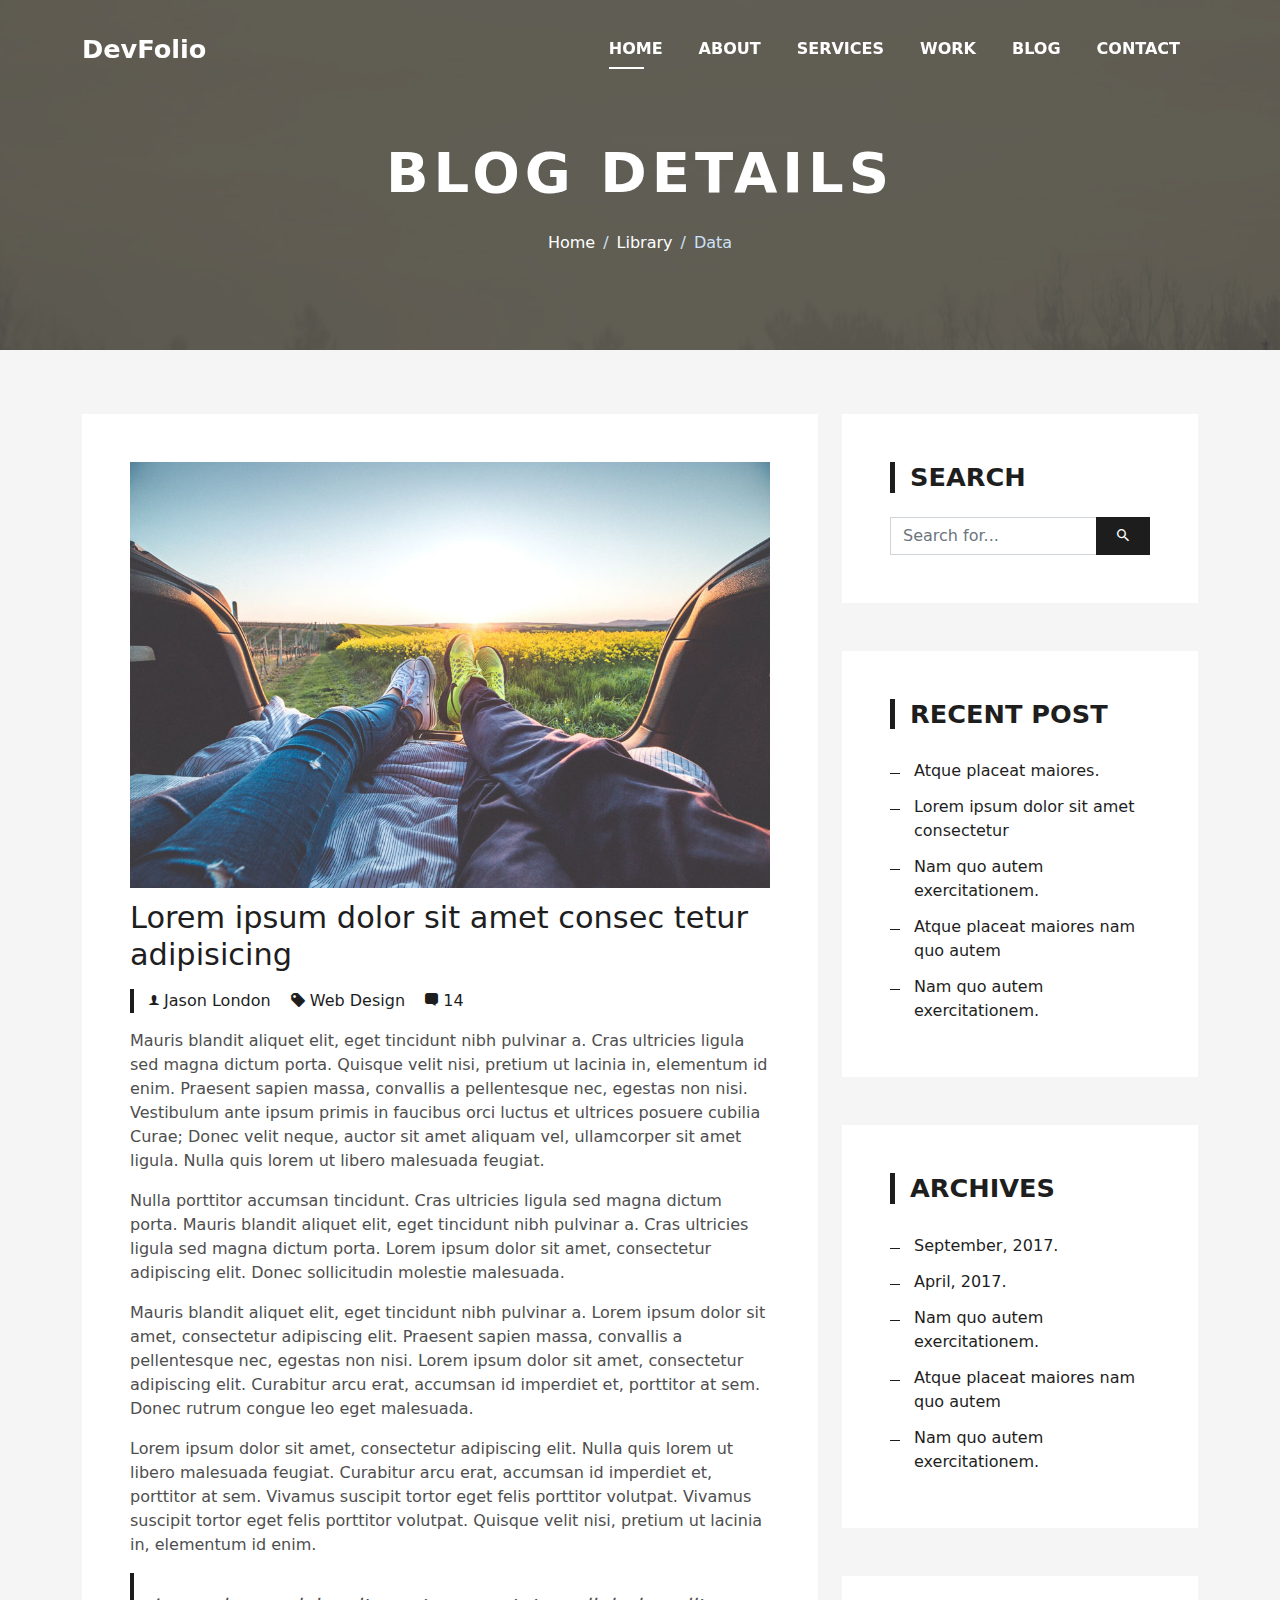
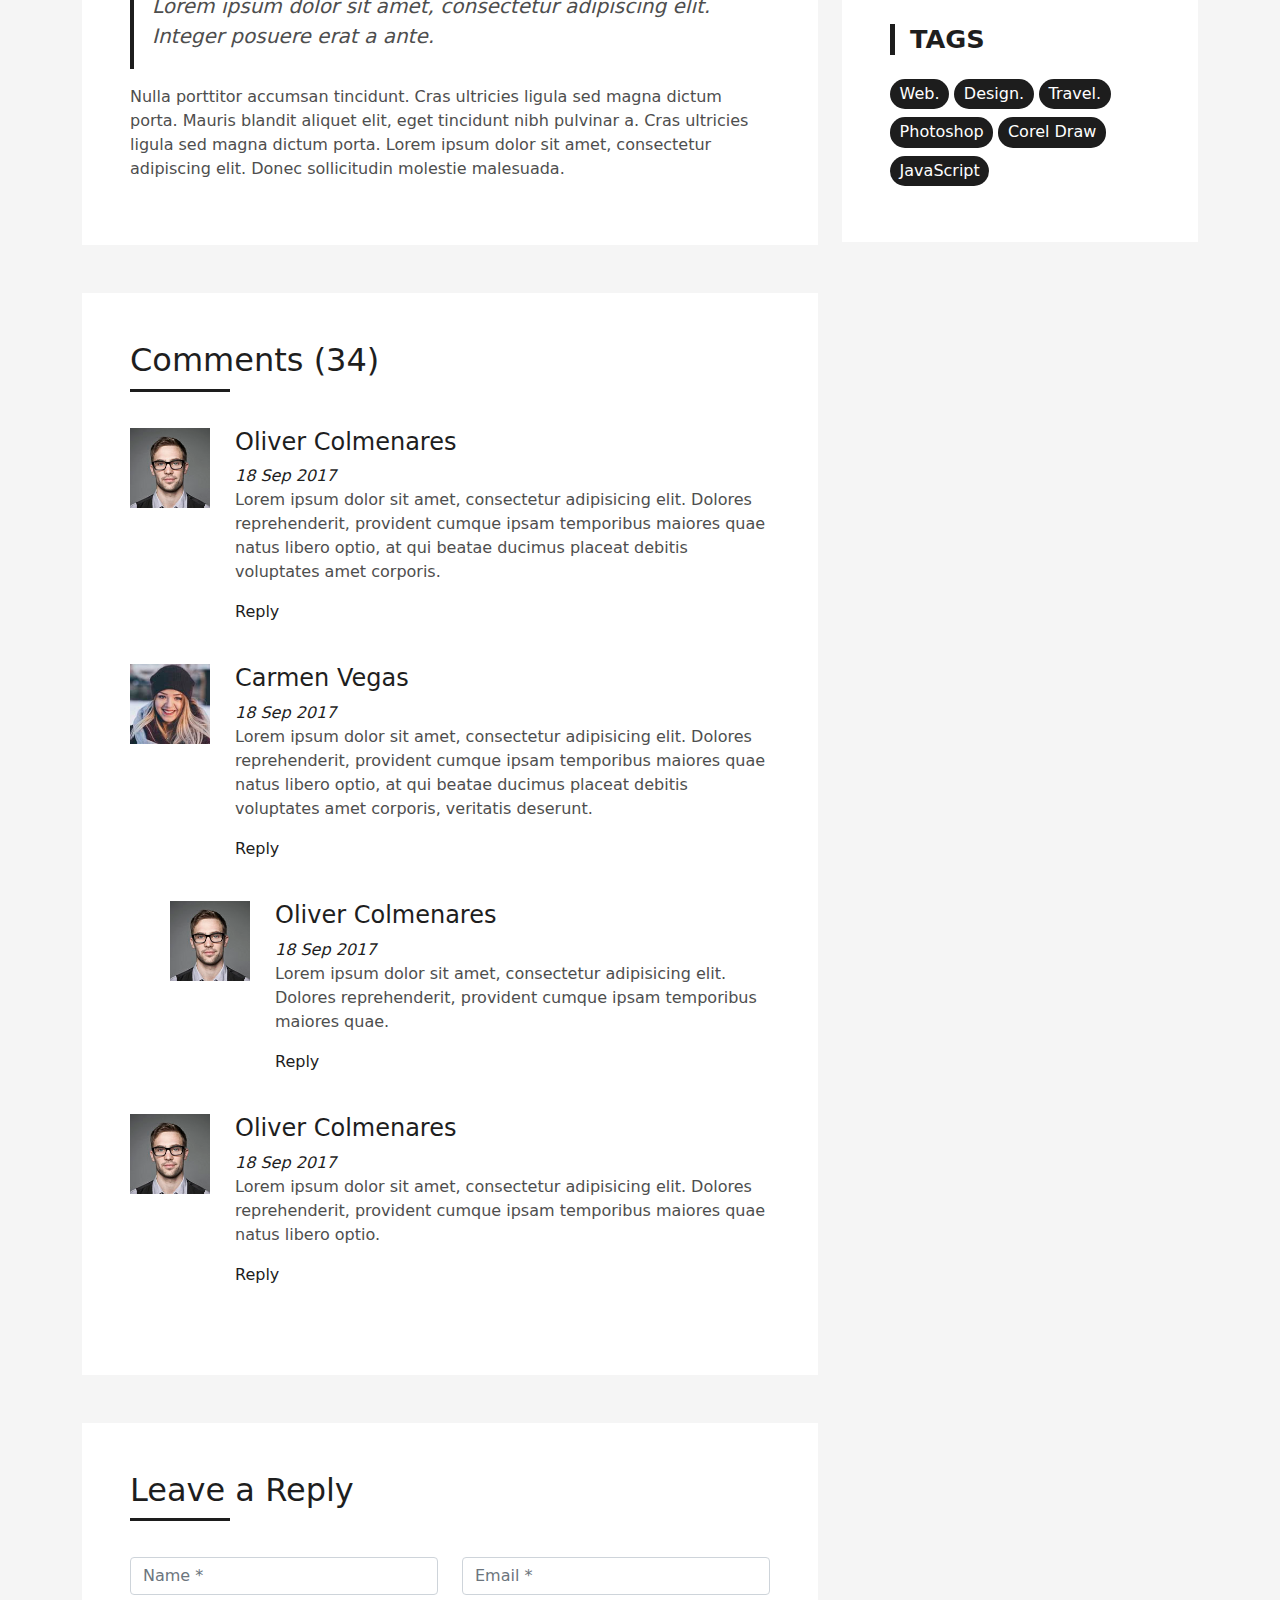
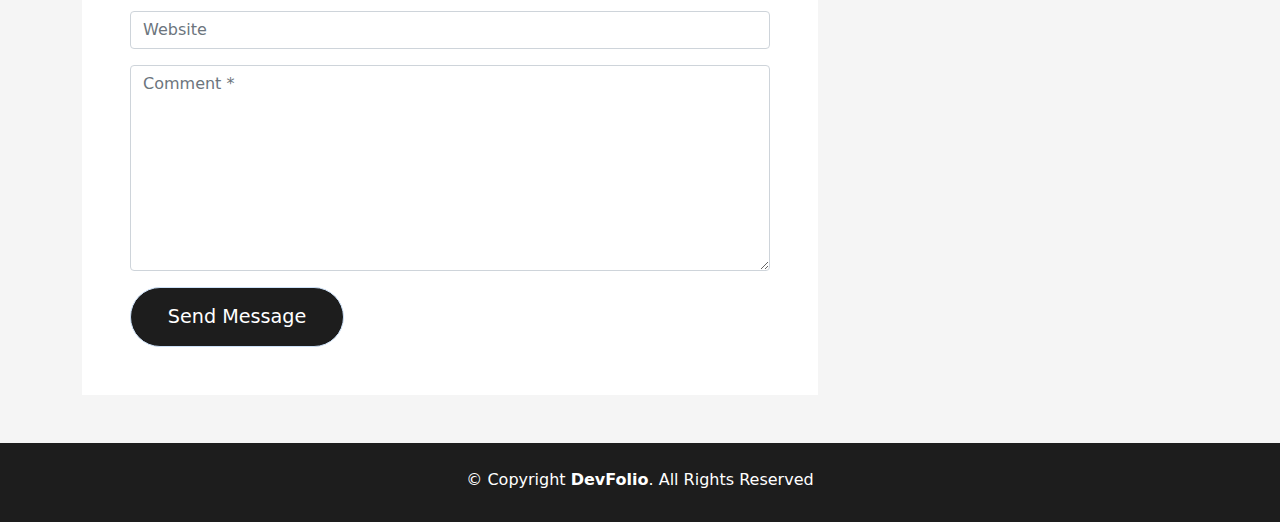
<file: blog-single.html>
<!DOCTYPE html>
<html lang="en">

<head>
  <meta charset="utf-8">
  <meta content="width=device-width, initial-scale=1.0" name="viewport">

  <title>DevFolio Bootstrap Portfolio Template - Blog Single</title>
  <meta content="" name="description">
  <meta content="" name="keywords">

  <!-- Favicons -->
  <link href="assets/img/favicon.png" rel="icon">
  <link href="assets/img/apple-touch-icon.png" rel="apple-touch-icon">

  <!-- Vendor CSS Files -->
  <link href="assets/vendor/bootstrap/css/bootstrap.min.css" rel="stylesheet">
  <link href="assets/vendor/font-awesome/css/font-awesome.min.css" rel="stylesheet">
  <link href="assets/vendor/ionicons/css/ionicons.min.css" rel="stylesheet">
  <link href="assets/vendor/owl.carousel/assets/owl.carousel.min.css" rel="stylesheet">
  <link href="assets/vendor/venobox/venobox.css" rel="stylesheet">

  <!-- Template Main CSS File -->
  <link href="assets/css/style.css" rel="stylesheet">

  <!-- =======================================================
  * Template Name: DevFolio - v3.0.0
  * Template URL: https://bootstrapmade.com/devfolio-bootstrap-portfolio-html-template/
  * Author: BootstrapMade.com
  * License: https://bootstrapmade.com/license/
  ======================================================== -->
</head>

<body id="page-top">

  <!-- ======= Header/ Navbar ======= -->
  <nav class="navbar navbar-b navbar-trans navbar-expand-md fixed-top" id="mainNav">
    <div class="container">
      <a class="navbar-brand js-scroll" href="#page-top">DevFolio</a>
      <button class="navbar-toggler collapsed" type="button" data-toggle="collapse" data-target="#navbarDefault" aria-controls="navbarDefault" aria-expanded="false" aria-label="Toggle navigation">
        <span></span>
        <span></span>
        <span></span>
      </button>
      <div class="navbar-collapse collapse justify-content-end" id="navbarDefault">
        <ul class="navbar-nav">
          <li class="nav-item">
            <a class="nav-link js-scroll active" href="index.html">Home</a>
          </li>
          <li class="nav-item">
            <a class="nav-link js-scroll" href="#about">About</a>
          </li>
          <li class="nav-item">
            <a class="nav-link js-scroll" href="#service">Services</a>
          </li>
          <li class="nav-item">
            <a class="nav-link js-scroll" href="#work">Work</a>
          </li>
          <li class="nav-item">
            <a class="nav-link js-scroll" href="#blog">Blog</a>
          </li>
          <li class="nav-item">
            <a class="nav-link js-scroll" href="#contact">Contact</a>
          </li>
        </ul>
      </div>
    </div>
  </nav>

  <div class="intro intro-single route bg-image" style="background-image: url(assets/img/overlay-bg.jpg)">
    <div class="overlay-mf"></div>
    <div class="intro-content display-table">
      <div class="table-cell">
        <div class="container">
          <h2 class="intro-title mb-4">Blog Details</h2>
          <ol class="breadcrumb d-flex justify-content-center">
            <li class="breadcrumb-item">
              <a href="#">Home</a>
            </li>
            <li class="breadcrumb-item">
              <a href="#">Library</a>
            </li>
            <li class="breadcrumb-item active">Data</li>
          </ol>
        </div>
      </div>
    </div>
  </div>

  <main id="main">

    <!-- ======= Blog Single Section ======= -->
    <section class="blog-wrapper sect-pt4" id="blog">
      <div class="container">
        <div class="row">
          <div class="col-md-8">
            <div class="post-box">
              <div class="post-thumb">
                <img src="assets/img/post-1.jpg" class="img-fluid" alt="">
              </div>
              <div class="post-meta">
                <h1 class="article-title">Lorem ipsum dolor sit amet consec tetur adipisicing</h1>
                <ul>
                  <li>
                    <span class="ion-ios-person"></span>
                    <a href="#">Jason London</a>
                  </li>
                  <li>
                    <span class="ion-pricetag"></span>
                    <a href="#">Web Design</a>
                  </li>
                  <li>
                    <span class="ion-chatbox"></span>
                    <a href="#">14</a>
                  </li>
                </ul>
              </div>
              <div class="article-content">
                <p>
                  Mauris blandit aliquet elit, eget tincidunt nibh pulvinar a. Cras ultricies ligula sed magna dictum
                  porta. Quisque velit
                  nisi, pretium ut lacinia in, elementum id enim. Praesent sapien massa, convallis a pellentesque
                  nec, egestas non nisi. Vestibulum ante ipsum primis in faucibus orci luctus et ultrices posuere
                  cubilia Curae; Donec velit neque, auctor sit amet aliquam vel, ullamcorper sit amet ligula.
                  Nulla quis lorem ut libero malesuada feugiat.
                </p>
                <p>
                  Nulla porttitor accumsan tincidunt. Cras ultricies ligula sed magna dictum porta. Mauris blandit
                  aliquet elit, eget tincidunt
                  nibh pulvinar a. Cras ultricies ligula sed magna dictum porta. Lorem ipsum dolor sit amet,
                  consectetur adipiscing elit. Donec sollicitudin molestie malesuada.
                </p>
                <p>
                  Mauris blandit aliquet elit, eget tincidunt nibh pulvinar a. Lorem ipsum dolor sit amet, consectetur
                  adipiscing elit. Praesent
                  sapien massa, convallis a pellentesque nec, egestas non nisi. Lorem ipsum dolor sit amet,
                  consectetur adipiscing elit. Curabitur arcu erat, accumsan id imperdiet et, porttitor at
                  sem. Donec rutrum congue leo eget malesuada.
                </p>
                <p>
                  Lorem ipsum dolor sit amet, consectetur adipiscing elit. Nulla quis lorem ut libero malesuada feugiat.
                  Curabitur arcu erat,
                  accumsan id imperdiet et, porttitor at sem. Vivamus suscipit tortor eget felis porttitor
                  volutpat. Vivamus suscipit tortor eget felis porttitor volutpat. Quisque velit nisi, pretium
                  ut lacinia in, elementum id enim.
                </p>
                <blockquote class="blockquote">
                  <p class="mb-0">Lorem ipsum dolor sit amet, consectetur adipiscing elit. Integer posuere erat a ante.</p>
                </blockquote>
                <p>
                  Nulla porttitor accumsan tincidunt. Cras ultricies ligula sed magna dictum porta. Mauris blandit
                  aliquet elit, eget tincidunt
                  nibh pulvinar a. Cras ultricies ligula sed magna dictum porta. Lorem ipsum dolor sit amet,
                  consectetur adipiscing elit. Donec sollicitudin molestie malesuada.
                </p>
              </div>
            </div>
            <div class="box-comments">
              <div class="title-box-2">
                <h4 class="title-comments title-left">Comments (34)</h4>
              </div>
              <ul class="list-comments">
                <li>
                  <div class="comment-avatar">
                    <img src="assets/img/testimonial-2.jpg" alt="">
                  </div>
                  <div class="comment-details">
                    <h4 class="comment-author">Oliver Colmenares</h4>
                    <span>18 Sep 2017</span>
                    <p>
                      Lorem ipsum dolor sit amet, consectetur adipisicing elit. Dolores reprehenderit, provident cumque
                      ipsam temporibus maiores
                      quae natus libero optio, at qui beatae ducimus placeat debitis voluptates amet corporis.
                    </p>
                    <a href="3">Reply</a>
                  </div>
                </li>
                <li>
                  <div class="comment-avatar">
                    <img src="assets/img/testimonial-4.jpg" alt="">
                  </div>
                  <div class="comment-details">
                    <h4 class="comment-author">Carmen Vegas</h4>
                    <span>18 Sep 2017</span>
                    <p>
                      Lorem ipsum dolor sit amet, consectetur adipisicing elit. Dolores reprehenderit, provident cumque
                      ipsam temporibus maiores
                      quae natus libero optio, at qui beatae ducimus placeat debitis voluptates amet corporis,
                      veritatis deserunt.
                    </p>
                    <a href="3">Reply</a>
                  </div>
                </li>
                <li class="comment-children">
                  <div class="comment-avatar">
                    <img src="assets/img/testimonial-2.jpg" alt="">
                  </div>
                  <div class="comment-details">
                    <h4 class="comment-author">Oliver Colmenares</h4>
                    <span>18 Sep 2017</span>
                    <p>
                      Lorem ipsum dolor sit amet, consectetur adipisicing elit. Dolores reprehenderit, provident cumque
                      ipsam temporibus maiores
                      quae.
                    </p>
                    <a href="3">Reply</a>
                  </div>
                </li>
                <li>
                  <div class="comment-avatar">
                    <img src="assets/img/testimonial-2.jpg" alt="">
                  </div>
                  <div class="comment-details">
                    <h4 class="comment-author">Oliver Colmenares</h4>
                    <span>18 Sep 2017</span>
                    <p>
                      Lorem ipsum dolor sit amet, consectetur adipisicing elit. Dolores reprehenderit, provident cumque
                      ipsam temporibus maiores
                      quae natus libero optio.
                    </p>
                    <a href="3">Reply</a>
                  </div>
                </li>
              </ul>
            </div>
            <div class="form-comments">
              <div class="title-box-2">
                <h3 class="title-left">
                  Leave a Reply
                </h3>
              </div>
              <form class="form-mf">
                <div class="row">
                  <div class="col-md-6 mb-3">
                    <div class="form-group">
                      <input type="text" class="form-control input-mf" id="inputName" placeholder="Name *" required>
                    </div>
                  </div>
                  <div class="col-md-6 mb-3">
                    <div class="form-group">
                      <input type="email" class="form-control input-mf" id="inputEmail1" placeholder="Email *" required>
                    </div>
                  </div>
                  <div class="col-md-12 mb-3">
                    <div class="form-group">
                      <input type="url" class="form-control input-mf" id="inputUrl" placeholder="Website">
                    </div>
                  </div>
                  <div class="col-md-12 mb-3">
                    <div class="form-group">
                      <textarea id="textMessage" class="form-control input-mf" placeholder="Comment *" name="message" cols="45" rows="8" required></textarea>
                    </div>
                  </div>
                  <div class="col-md-12">
                    <button type="submit" class="button button-a button-big button-rouded">Send Message</button>
                  </div>
                </div>
              </form>
            </div>
          </div>
          <div class="col-md-4">
            <div class="widget-sidebar sidebar-search">
              <h5 class="sidebar-title">Search</h5>
              <div class="sidebar-content">
                <form>
                  <div class="input-group">
                    <input type="text" class="form-control" placeholder="Search for..." aria-label="Search for...">
                    <span class="input-group-btn">
                      <button class="btn btn-secondary btn-search" type="button">
                        <span class="ion-android-search"></span>
                      </button>
                    </span>
                  </div>
                </form>
              </div>
            </div>
            <div class="widget-sidebar">
              <h5 class="sidebar-title">Recent Post</h5>
              <div class="sidebar-content">
                <ul class="list-sidebar">
                  <li>
                    <a href="#">Atque placeat maiores.</a>
                  </li>
                  <li>
                    <a href="#">Lorem ipsum dolor sit amet consectetur</a>
                  </li>
                  <li>
                    <a href="#">Nam quo autem exercitationem.</a>
                  </li>
                  <li>
                    <a href="#">Atque placeat maiores nam quo autem</a>
                  </li>
                  <li>
                    <a href="#">Nam quo autem exercitationem.</a>
                  </li>
                </ul>
              </div>
            </div>
            <div class="widget-sidebar">
              <h5 class="sidebar-title">Archives</h5>
              <div class="sidebar-content">
                <ul class="list-sidebar">
                  <li>
                    <a href="#">September, 2017.</a>
                  </li>
                  <li>
                    <a href="#">April, 2017.</a>
                  </li>
                  <li>
                    <a href="#">Nam quo autem exercitationem.</a>
                  </li>
                  <li>
                    <a href="#">Atque placeat maiores nam quo autem</a>
                  </li>
                  <li>
                    <a href="#">Nam quo autem exercitationem.</a>
                  </li>
                </ul>
              </div>
            </div>
            <div class="widget-sidebar widget-tags">
              <h5 class="sidebar-title">Tags</h5>
              <div class="sidebar-content">
                <ul>
                  <li>
                    <a href="#">Web.</a>
                  </li>
                  <li>
                    <a href="#">Design.</a>
                  </li>
                  <li>
                    <a href="#">Travel.</a>
                  </li>
                  <li>
                    <a href="#">Photoshop</a>
                  </li>
                  <li>
                    <a href="#">Corel Draw</a>
                  </li>
                  <li>
                    <a href="#">JavaScript</a>
                  </li>
                </ul>
              </div>
            </div>
          </div>
        </div>
      </div>
    </section><!-- End Blog Single Section -->

  </main><!-- End #main -->

  <!-- ======= Footer ======= -->
  <footer>
    <div class="container">
      <div class="row">
        <div class="col-sm-12">
          <div class="copyright-box">
            <p class="copyright">&copy; Copyright <strong>DevFolio</strong>. All Rights Reserved</p>
            
          </div>
        </div>
      </div>
    </div>
  </footer><!-- End  Footer -->

  <a href="#" class="back-to-top"><i class="fa fa-chevron-up"></i></a>
  <div id="preloader"></div>

  <!-- Vendor JS Files -->
  <script src="assets/vendor/jquery/jquery.min.js"></script>
  <script src="assets/vendor/bootstrap/js/bootstrap.bundle.min.js"></script>
  <script src="assets/vendor/jquery.easing/jquery.easing.min.js"></script>
  <script src="assets/vendor/php-email-form/validate.js"></script>
  <script src="assets/vendor/waypoints/jquery.waypoints.min.js"></script>
  <script src="assets/vendor/counterup/jquery.counterup.min.js"></script>
  <script src="assets/vendor/owl.carousel/owl.carousel.min.js"></script>
  <script src="assets/vendor/typed.js/typed.min.js"></script>
  <script src="assets/vendor/venobox/venobox.min.js"></script>

  <!-- Template Main JS File -->
  <script src="assets/js/main.js"></script>

</body>

</html>
</file>
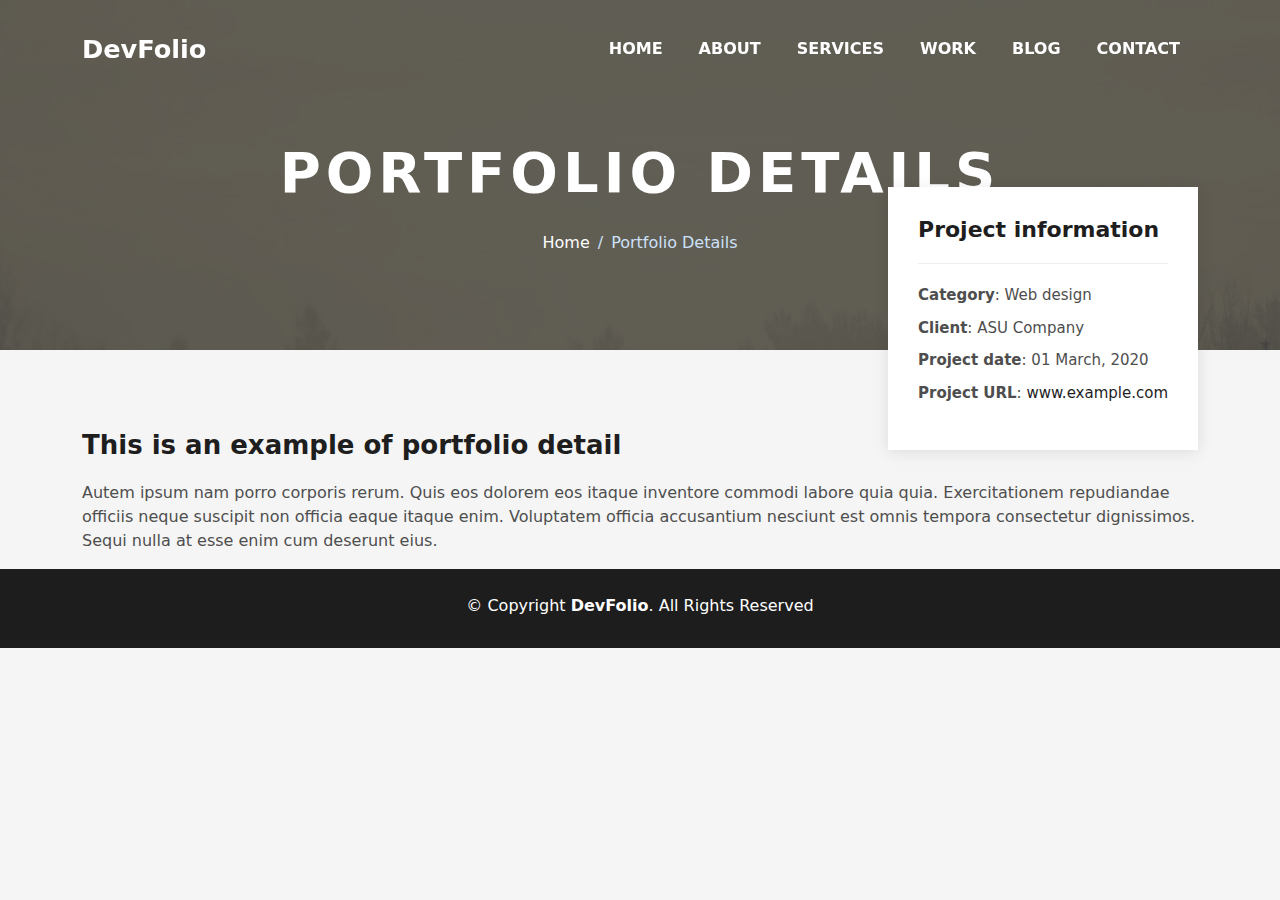
<file: portfolio-details.html>
<!DOCTYPE html>
<html lang="en">

<head>
  <meta charset="utf-8">
  <meta content="width=device-width, initial-scale=1.0" name="viewport">

  <title>DevFolio Bootstrap Portfolio Template - Portfolio Details</title>
  <meta content="" name="description">
  <meta content="" name="keywords">

  <!-- Favicons -->
  <link href="assets/img/favicon.png" rel="icon">
  <link href="assets/img/apple-touch-icon.png" rel="apple-touch-icon">

  <!-- Vendor CSS Files -->
  <link href="assets/vendor/bootstrap/css/bootstrap.min.css" rel="stylesheet">
  <link href="assets/vendor/font-awesome/css/font-awesome.min.css" rel="stylesheet">
  <link href="assets/vendor/ionicons/css/ionicons.min.css" rel="stylesheet">
  <link href="assets/vendor/owl.carousel/assets/owl.carousel.min.css" rel="stylesheet">
  <link href="assets/vendor/venobox/venobox.css" rel="stylesheet">

  <!-- Template Main CSS File -->
  <link href="assets/css/style.css" rel="stylesheet">

  <!-- =======================================================
  * Template Name: DevFolio - v3.0.0
  * Template URL: https://bootstrapmade.com/devfolio-bootstrap-portfolio-html-template/
  * Author: BootstrapMade.com
  * License: https://bootstrapmade.com/license/
  ======================================================== -->
</head>

<body id="page-top">

  <!-- ======= Header/ Navbar ======= -->
  <nav class="navbar navbar-b navbar-trans navbar-expand-md fixed-top" id="mainNav">
    <div class="container">
      <a class="navbar-brand js-scroll" href="#page-top">DevFolio</a>
      <button class="navbar-toggler collapsed" type="button" data-toggle="collapse" data-target="#navbarDefault" aria-controls="navbarDefault" aria-expanded="false" aria-label="Toggle navigation">
        <span></span>
        <span></span>
        <span></span>
      </button>
      <div class="navbar-collapse collapse justify-content-end" id="navbarDefault">
        <ul class="navbar-nav">
          <li class="nav-item">
            <a class="nav-link js-scroll active" href="index.html">Home</a>
          </li>
          <li class="nav-item">
            <a class="nav-link js-scroll" href="#about">About</a>
          </li>
          <li class="nav-item">
            <a class="nav-link js-scroll" href="#service">Services</a>
          </li>
          <li class="nav-item">
            <a class="nav-link js-scroll" href="#work">Work</a>
          </li>
          <li class="nav-item">
            <a class="nav-link js-scroll" href="#blog">Blog</a>
          </li>
          <li class="nav-item">
            <a class="nav-link js-scroll" href="#contact">Contact</a>
          </li>
        </ul>
      </div>
    </div>
  </nav>

  <div class="intro intro-single route bg-image" style="background-image: url(assets/img/overlay-bg.jpg)">
    <div class="overlay-mf"></div>
    <div class="intro-content display-table">
      <div class="table-cell">
        <div class="container">
          <h2 class="intro-title mb-4">Portfolio Details</h2>
          <ol class="breadcrumb d-flex justify-content-center">
            <li class="breadcrumb-item">
              <a href="#">Home</a>
            </li>
            <li class="breadcrumb-item active">Portfolio Details</li>
          </ol>
        </div>
      </div>
    </div>
  </div>

  <main id="main">

    <!-- ======= Portfolio Details Section ======= -->
    <section class="portfolio-details">
      <div class="container">

        <div class="portfolio-details-container">

          <div class="owl-carousel portfolio-details-carousel">
            <img src="assets/img/portfolio-details-1.jpg" class="img-fluid" alt="">
            <img src="assets/img/portfolio-details-2.jpg" class="img-fluid" alt="">
            <img src="assets/img/portfolio-details-3.jpg" class="img-fluid" alt="">
          </div>

          <div class="portfolio-info">
            <h3>Project information</h3>
            <ul>
              <li><strong>Category</strong>: Web design</li>
              <li><strong>Client</strong>: ASU Company</li>
              <li><strong>Project date</strong>: 01 March, 2020</li>
              <li><strong>Project URL</strong>: <a href="#">www.example.com</a></li>
            </ul>
          </div>

        </div>

        <div class="portfolio-description">
          <h2>This is an example of portfolio detail</h2>
          <p>
            Autem ipsum nam porro corporis rerum. Quis eos dolorem eos itaque inventore commodi labore quia quia. Exercitationem repudiandae officiis neque suscipit non officia eaque itaque enim. Voluptatem officia accusantium nesciunt est omnis tempora consectetur dignissimos. Sequi nulla at esse enim cum deserunt eius.
          </p>
        </div>
      </div>
    </section><!-- End Portfolio Details Section -->

  </main><!-- End #main -->

  <!-- ======= Footer ======= -->
  <footer>
    <div class="container">
      <div class="row">
        <div class="col-sm-12">
          <div class="copyright-box">
            <p class="copyright">&copy; Copyright <strong>DevFolio</strong>. All Rights Reserved</p>
            
          </div>
        </div>
      </div>
    </div>
  </footer><!-- End  Footer -->

  <a href="#" class="back-to-top"><i class="fa fa-chevron-up"></i></a>
  <div id="preloader"></div>

  <!-- Vendor JS Files -->
  <script src="assets/vendor/jquery/jquery.min.js"></script>
  <script src="assets/vendor/bootstrap/js/bootstrap.bundle.min.js"></script>
  <script src="assets/vendor/jquery.easing/jquery.easing.min.js"></script>
  <script src="assets/vendor/php-email-form/validate.js"></script>
  <script src="assets/vendor/waypoints/jquery.waypoints.min.js"></script>
  <script src="assets/vendor/counterup/jquery.counterup.min.js"></script>
  <script src="assets/vendor/owl.carousel/owl.carousel.min.js"></script>
  <script src="assets/vendor/typed.js/typed.min.js"></script>
  <script src="assets/vendor/venobox/venobox.min.js"></script>

  <!-- Template Main JS File -->
  <script src="assets/js/main.js"></script>

</body>

</html>
</file>
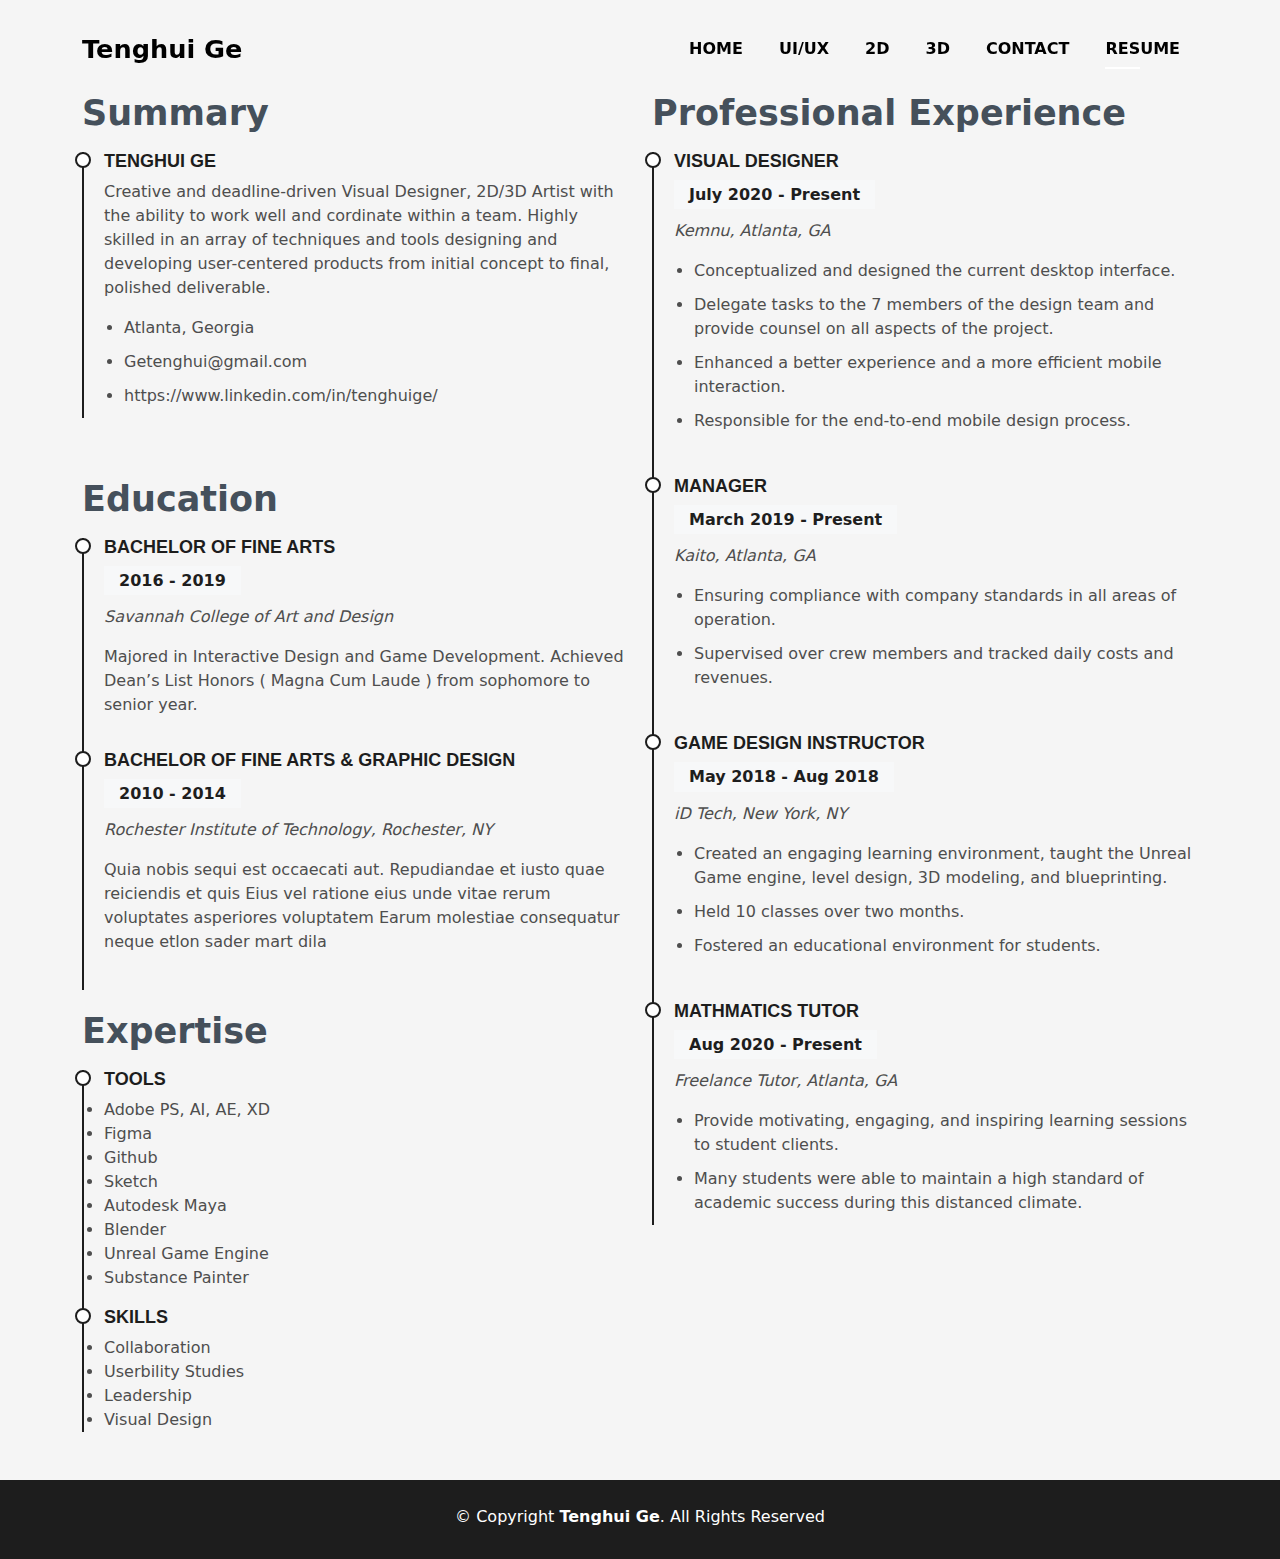
<file: resume.html>
<!DOCTYPE html>
<html lang="en">

<head>
    <meta charset="utf-8">
    <meta content="width=device-width, initial-scale=1.0" name="viewport">

    <title>Tenghui Ge - Resume</title>
    <meta content="" name="description">
    <meta content="" name="keywords">

    <!-- Favicons -->
    <link href="assets/img/favicon.png" rel="icon">
    <link href="assets/img/apple-touch-icon.png" rel="apple-touch-icon">

    <!-- Vendor CSS Files -->
    <link href="assets/vendor/bootstrap/css/bootstrap.min.css" rel="stylesheet">
    <link href="assets/vendor/font-awesome/css/font-awesome.min.css" rel="stylesheet">
    <link href="assets/vendor/ionicons/css/ionicons.min.css" rel="stylesheet">
    <link href="assets/vendor/owl.carousel/assets/owl.carousel.min.css" rel="stylesheet">
    <link href="assets/vendor/venobox/venobox.css" rel="stylesheet">

    <!-- Template Main CSS File -->
    <link href="assets/css/style.css" rel="stylesheet">

    <!-- =======================================================
    * Template Name: DevFolio - v3.0.0
    * Template URL: https://bootstrapmade.com/devfolio-bootstrap-portfolio-html-template/
    * Author: BootstrapMade.com
    * License: https://bootstrapmade.com/license/
    ======================================================== -->
</head>

<body id="page-top">

<!-- ======= Header/ Navbar ======= -->
<nav class="navbar navbar-b navbar-trans navbar-expand-md fixed-top" id="mainNav">
    <div class="container">
        <a class="navbar-brand js-scroll" href="#page-top"style="color: rgb(0, 0, 0);" >Tenghui Ge</a>
        <button class="navbar-toggler collapsed" type="button" data-toggle="collapse" data-target="#navbarDefault" aria-controls="navbarDefault" aria-expanded="false" aria-label="Toggle navigation">
            <span></span>
            <span></span>
            <span></span>
        </button>
        <div class="navbar-collapse collapse justify-content-end" id="navbarDefault">
            <ul class="navbar-nav">
                <li class="nav-item">
                    <a class="nav-link js-scroll active" href="index.html" style="color: rgb(0, 0, 0);" >Home</a>
                </li>
                <li class="nav-item">
                    <a class="nav-link js-scroll" href="index.html" style="color: rgb(0, 0, 0);" >UI/UX</a>
                </li>
                <li class="nav-item">
                    <a class="nav-link js-scroll" href="index.html" style="color: rgb(0, 0, 0);" >2D</a>
                </li>
                <li class="nav-item">
                    <a class="nav-link js-scroll" href="index.html" style="color: rgb(0, 0, 0);" >3D</a>
                </li>
                <li class="nav-item">
                    <a class="nav-link js-scroll" href="index.html" style="color: rgb(0, 0, 0);" >Contact</a>
                </li>
                <li class="nav-item">
                    <a class="nav-link js-scroll" href="#resume" style="color: rgb(0, 0, 0);" >Resume</a>
                </li>
            </ul>
        </div>
    </div>
</nav>

<!-- ======= Intro Section ======= -->
<!-- <div id="home" class="intro route bg-image" style="background-image: url(assets/img/intro-bg.jpg); ">
    <div class="overlay-itro"></div>
    <div class="intro-content display-table">
        <div class="table-cell">
            <div class="container" style="text-align:left">
                <!--<p class="display-6 color-d">Hello, world!</p>-->
                <h1 class="intro-title mb-4"></h1>
                <p class="intro-subtitle"></p>
                <!-- <p class="pt-3"><a class="btn btn-primary btn js-scroll px-4" href="#about" role="button">Learn More</a></p> -->
            </div>
        </div>
    </div>
</div><!-- End Intro Section -->

<main id="main">
    <br><br>

    <!-- ======= Resume Section ======= -->
    <section id="resume" class="resume">
        <div class="container" data-aos="fade-up">
            <div class="row">
                <div class="col-lg-6">
                    <h3 class="resume-title">Summary</h3>
                    <div class="resume-item pb-0">
                        <h4>Tenghui Ge</h4>
                        <p>Creative and deadline-driven Visual Designer, 2D/3D Artist with the ability to work well and cordinate within a team. 
                            Highly skilled in an array of techniques and tools  designing and developing user-centered products from initial concept to final, polished deliverable.</p>
                        <ul>
                            <li>Atlanta, Georgia</li>
                            <li>Getenghui@gmail.com</li>
                            <li>https://www.linkedin.com/in/tenghuige/</li>
                        </ul>
                    </div>

                    <br>

                    <h3 class="resume-title">Education</h3>
                    <div class="resume-item">
                        <h4>Bachelor of Fine Arts</h4>
                        <h5>2016 - 2019</h5>
                        <p><em>Savannah College of Art and Design</em></p>
                        <p>Majored in Interactive Design and Game Development. Achieved Dean’s List Honors ( Magna Cum Laude ) from sophomore to senior year.</p>
                    </div>
                    <div class="resume-item">
                        <h4>Bachelor of Fine Arts &amp; Graphic Design</h4>
                        <h5>2010 - 2014</h5>
                        <p><em>Rochester Institute of Technology, Rochester, NY</em></p>
                        <p>Quia nobis sequi est occaecati aut. Repudiandae et iusto quae reiciendis et quis Eius vel ratione eius unde vitae rerum voluptates asperiores voluptatem Earum molestiae consequatur neque etlon sader mart dila</p>
                    </div>

                    <h3 class="resume-title">Expertise</h3>
                    <div>
                        <div class="resume-item">
                            <h4>Tools</h4>
                            <li>Adobe PS, AI, AE, XD</li>
                            <li>Figma</li>
                            <li>Github</li>
                            <li>Sketch</li>
                            <li>Autodesk Maya</li>
                            <li>Blender</li>
                            <li>Unreal Game Engine</li>
                            <li>Substance Painter</li>
                        </div>

                        <div class="resume-item">
                            <h4>Skills</h4>
                            <li>Collaboration</li>
                            <li>Userbility Studies</li>
                            <li>Leadership</li>
                            <li>Visual Design</li>
                        </div>
                    </div>

                </div>


                <div class="col-lg-6">
                    <h3 class="resume-title">Professional Experience</h3>
                    
                    <div class="resume-item">
                    <h4>Visual Designer</h4>
                        <h5>July 2020 - Present</h5>
                        <p><em>Kemnu, Atlanta, GA </em></p>
                        <ul>
                            <li>Conceptualized and designed the current desktop interface.</li>
                            <li>Delegate tasks to the 7 members of the design team and provide counsel on all aspects of the project. </li>
                            <li>Enhanced a better experience and a more efficient mobile interaction.</li>
                            <li>Responsible for the end-to-end mobile design process.</li>
                        </ul>
                    </div>
                    <div class="resume-item">
                        <h4>Manager</h4>
                        <h5>March 2019 - Present</h5>
                        <p><em>Kaito, Atlanta, GA</em></p>
                        <ul>
                            <li>Ensuring compliance with company standards in all areas of operation.</li>
                            <li>Supervised over crew members and tracked daily costs and revenues.</li>
                        </ul>
                    </div>
                        <div class="resume-item">
                        <h4>Game Design Instructor</h4>
                        <h5>May 2018 - Aug 2018</h5>
                        <p><em>iD Tech, New York, NY </em></p>
                        <ul>
                            <li>Created an engaging learning environment, taught the Unreal Game engine, level design, 3D modeling, and blueprinting.</li>
                            <li>Held 10 classes over two months.</li>
                            <li>Fostered an educational environment for students.</li>
                        </ul>
                     </div>
                        <div class="resume-item">
                        <h4>Mathmatics Tutor</h4>
                        <h5>Aug 2020 - Present</h5>
                        <p><em>Freelance Tutor, Atlanta, GA </em></p>
                        <ul>
                            <li>Provide motivating, engaging, and inspiring learning sessions to student clients.</li>
                            <li>Many students were able to maintain a high standard of academic success during this distanced climate.</li>
                        </ul>
                    </div>
                 </div>
                    </div>
                </div>
            </div>

        </div>
    </section><!-- End Resume Section -->
    <br><br>

</main><!-- End #main -->

<!-- ======= Footer ======= -->
<footer>
    <div class="container">
        <div class="row">
            <div class="col-sm-12">
                <div class="copyright-box">
                    <p class="copyright">&copy; Copyright <strong>Tenghui Ge</strong>. All Rights Reserved</p>

                </div>
            </div>
        </div>
    </div>
</footer><!-- End  Footer -->

<a href="#" class="back-to-top"><i class="fa fa-chevron-up"></i></a>
<div id="preloader"></div>

<!-- Vendor JS Files -->
<script src="assets/vendor/jquery/jquery.min.js"></script>
<script src="assets/vendor/bootstrap/js/bootstrap.bundle.min.js"></script>
<script src="assets/vendor/jquery.easing/jquery.easing.min.js"></script>
<script src="assets/vendor/php-email-form/validate.js"></script>
<script src="assets/vendor/waypoints/jquery.waypoints.min.js"></script>
<script src="assets/vendor/counterup/jquery.counterup.min.js"></script>
<script src="assets/vendor/owl.carousel/owl.carousel.min.js"></script>
<script src="assets/vendor/typed.js/typed.min.js"></script>
<script src="assets/vendor/venobox/venobox.min.js"></script>

<!-- Template Main JS File -->
<script src="assets/js/main.js"></script>

</body>

</html>
</file>
<file: assets/vendor/venobox/venobox.css>
/* ------ venobox.css --------*/
.vbox-overlay *, .vbox-overlay *:before, .vbox-overlay *:after{
    -webkit-backface-visibility: hidden;
    -webkit-box-sizing:border-box;
    -moz-box-sizing:border-box;
    box-sizing:border-box;
}
.vbox-overlay * { 
    -webkit-backface-visibility: visible;
    backface-visibility: visible;
}
.vbox-overlay{
    display: -webkit-flex;
    display: flex;
    -webkit-flex-direction: column;
    flex-direction: column;
    -webkit-justify-content: center;
    justify-content: center;
    -webkit-align-items: center;
    align-items: center;
    position: fixed;
    left: 0;
    top: 0;
    bottom: 0;
    right: 0;
    z-index: 999999;
}

/* ----- navigation ----- */
.vbox-title{
    width: 100%;
    height: 40px;
    float: left;
    text-align: center;
    line-height: 28px;
    font-size: 12px;
    padding: 6px 50px;
    overflow: hidden;
    position: fixed;
    display: none;
    left: 0;
    z-index: 89;
}
.vbox-close{
    cursor: pointer;
    position: fixed;
    top: -1px;
    right: 0;
    width: 50px;
    height: 40px;
    padding: 6px;
    display: block;
    background-position:10px center;
    overflow: hidden;
    font-size: 24px;
    line-height: 1;
    text-align: center;
    z-index: 99;
}
.vbox-left{
    cursor: pointer;
    position: fixed;
    left: 0;
    height: 40px;
    overflow: hidden;
    line-height: 28px;
    font-size: 12px;
    z-index: 99;
    display: flex;
    align-items:center;
}
.vbox-num{
    display: inline-block;
    margin: 6px 0 6px 15px;
}
/* ----- Social share ----- */
.vbox-share{
    line-height: 28px;
    font-size: 12px;
    overflow: hidden;
    position: fixed;
    left: 0;
    z-index: 98;
    display: flex;
    align-items:center;
    justify-content: center;
    width: 100%;
    text-align: center;
}
.vbox-share svg{
    max-height: 28px;
    width: 28px;
    z-index: 10;
    margin-left: 12px;
    margin-top: 6px;
    margin-bottom: 6px;
    vertical-align: middle;
}


/* ----- navigation ARROWS ----- */
.vbox-next, .vbox-prev{
    position: fixed;
    top: 50%;
    margin-top: -15px;
    overflow: hidden;
    cursor: pointer;
    display: block;
    width: 45px;
    height: 45px;
    z-index: 99;
}
.vbox-next span, .vbox-prev span{
    position: relative;
    width: 20px;
    height: 20px;
    border: 2px solid transparent;
    border-top-color: #B6B6B6;
    border-right-color: #B6B6B6;
    text-indent: -100px;
    position: absolute;
    top: 8px;
    display: block;
}
.vbox-prev{
    left: 15px;
}
.vbox-next{
    right: 15px;
}
.vbox-prev span{
    left: 10px;
    -ms-transform: rotate(-135deg);
    -webkit-transform: rotate(-135deg);
    transform: rotate(-135deg);
}
.vbox-next span{
    -ms-transform: rotate(45deg);
    -webkit-transform: rotate(45deg);
    transform: rotate(45deg);
    right: 10px;
}
/* ------- inline window ------ */
.vbox-inline{
    width: 420px;
    height: 315px;
    height: 70vh;
    padding: 10px;
    background: #fff;
    margin: 0 auto;
    overflow: auto;
    text-align: left;
}
/* ------- Video & iFrames window ------ */
.venoframe{
    max-width: 100%;
    width: 100%;
    border: none;
    width: 100%;
    height: 260px;
    height: 70vh;
}
.venoframe.vbvid{
    height: 260px;
}
@media (min-width: 768px) {
    .venoframe, .vbox-inline{
        width: 90%;
        height: 360px;
        height: 70vh;
    }
    .venoframe.vbvid{
        width: 640px;
        height: 360px;
    }
}
@media (min-width: 992px) {
    .venoframe, .vbox-inline{
        max-width: 1200px;
        width: 80%;
        height: 540px;
        height: 70vh;
    }
    .venoframe.vbvid{
        width: 960px;
        height: 540px;
    }
}
/* 
Please do NOT edit this part! 
or at least read this note: http://i.imgur.com/7C0ws9e.gif
*/
.vbox-open{
    overflow: hidden;
}
.vbox-container{
    position: absolute;
    left: 0;
    right: 0;
    top: 0;
    bottom: 0;
    overflow-x: hidden;
    overflow-y: scroll;
    overflow-scrolling: touch;
    -webkit-overflow-scrolling: touch;
    z-index: 20;
    max-height: 100%;

}

.vbox-content{
    text-align: center;
    float: left;
    width: 100%;
    position: relative;
    overflow: hidden;
    padding: 20px 4%;
}
.vbox-container img{
    max-width: 100%;
    height: auto;
}
.vbox-figlio{
    box-shadow: 0 0 12px rgba(0,0,0,0.19), 0 6px 6px rgba(0,0,0,0.23);
    max-width: 100%;
    text-align: initial;
}
img.vbox-figlio{
    -webkit-user-select: none;
-khtml-user-select: none;
-moz-user-select: none;
-o-user-select: none;
user-select: none;
}
.vbox-content.swipe-left{
    margin-left: -200px !important;
}
.vbox-content.swipe-right{
    margin-left: 200px !important;
}
.vbox-animated{
    webkit-transition: margin 300ms ease-out;
    transition: margin 300ms ease-out;
}

/* ---------- preloader ----------
 * SPINKIT 
 * http://tobiasahlin.com/spinkit/
-------------------------------- */
.sk-double-bounce,.sk-rotating-plane{width:40px;height:40px;margin:40px auto}.sk-rotating-plane{background-color:#333;-webkit-animation:sk-rotatePlane 1.2s infinite ease-in-out;animation:sk-rotatePlane 1.2s infinite ease-in-out}@-webkit-keyframes sk-rotatePlane{0%{-webkit-transform:perspective(120px) rotateX(0) rotateY(0);transform:perspective(120px) rotateX(0) rotateY(0)}50%{-webkit-transform:perspective(120px) rotateX(-180.1deg) rotateY(0);transform:perspective(120px) rotateX(-180.1deg) rotateY(0)}100%{-webkit-transform:perspective(120px) rotateX(-180deg) rotateY(-179.9deg);transform:perspective(120px) rotateX(-180deg) rotateY(-179.9deg)}}@keyframes sk-rotatePlane{0%{-webkit-transform:perspective(120px) rotateX(0) rotateY(0);transform:perspective(120px) rotateX(0) rotateY(0)}50%{-webkit-transform:perspective(120px) rotateX(-180.1deg) rotateY(0);transform:perspective(120px) rotateX(-180.1deg) rotateY(0)}100%{-webkit-transform:perspective(120px) rotateX(-180deg) rotateY(-179.9deg);transform:perspective(120px) rotateX(-180deg) rotateY(-179.9deg)}}.sk-double-bounce{position:relative}.sk-double-bounce .sk-child{width:100%;height:100%;border-radius:50%;background-color:#333;opacity:.6;position:absolute;top:0;left:0;-webkit-animation:sk-doubleBounce 2s infinite ease-in-out;animation:sk-doubleBounce 2s infinite ease-in-out}.sk-chasing-dots .sk-child,.sk-spinner-pulse,.sk-three-bounce .sk-child{background-color:#333;border-radius:100%}.sk-double-bounce .sk-double-bounce2{-webkit-animation-delay:-1s;animation-delay:-1s}@-webkit-keyframes sk-doubleBounce{0%,100%{-webkit-transform:scale(0);transform:scale(0)}50%{-webkit-transform:scale(1);transform:scale(1)}}@keyframes sk-doubleBounce{0%,100%{-webkit-transform:scale(0);transform:scale(0)}50%{-webkit-transform:scale(1);transform:scale(1)}}.sk-wave{margin:40px auto;width:50px;height:40px;text-align:center;font-size:10px}.sk-wave .sk-rect{background-color:#333;height:100%;width:6px;display:inline-block;-webkit-animation:sk-waveStretchDelay 1.2s infinite ease-in-out;animation:sk-waveStretchDelay 1.2s infinite ease-in-out}.sk-wave .sk-rect1{-webkit-animation-delay:-1.2s;animation-delay:-1.2s}.sk-wave .sk-rect2{-webkit-animation-delay:-1.1s;animation-delay:-1.1s}.sk-wave .sk-rect3{-webkit-animation-delay:-1s;animation-delay:-1s}.sk-wave .sk-rect4{-webkit-animation-delay:-.9s;animation-delay:-.9s}.sk-wave .sk-rect5{-webkit-animation-delay:-.8s;animation-delay:-.8s}@-webkit-keyframes sk-waveStretchDelay{0%,100%,40%{-webkit-transform:scaleY(.4);transform:scaleY(.4)}20%{-webkit-transform:scaleY(1);transform:scaleY(1)}}@keyframes sk-waveStretchDelay{0%,100%,40%{-webkit-transform:scaleY(.4);transform:scaleY(.4)}20%{-webkit-transform:scaleY(1);transform:scaleY(1)}}.sk-wandering-cubes{margin:40px auto;width:40px;height:40px;position:relative}.sk-wandering-cubes .sk-cube{background-color:#333;width:10px;height:10px;position:absolute;top:0;left:0;-webkit-animation:sk-wanderingCube 1.8s ease-in-out -1.8s infinite both;animation:sk-wanderingCube 1.8s ease-in-out -1.8s infinite both}.sk-chasing-dots,.sk-spinner-pulse{width:40px;height:40px;margin:40px auto}.sk-wandering-cubes .sk-cube2{-webkit-animation-delay:-.9s;animation-delay:-.9s}@-webkit-keyframes sk-wanderingCube{0%{-webkit-transform:rotate(0);transform:rotate(0)}25%{-webkit-transform:translateX(30px) rotate(-90deg) scale(.5);transform:translateX(30px) rotate(-90deg) scale(.5)}50%{-webkit-transform:translateX(30px) translateY(30px) rotate(-179deg);transform:translateX(30px) translateY(30px) rotate(-179deg)}50.1%{-webkit-transform:translateX(30px) translateY(30px) rotate(-180deg);transform:translateX(30px) translateY(30px) rotate(-180deg)}75%{-webkit-transform:translateX(0) translateY(30px) rotate(-270deg) scale(.5);transform:translateX(0) translateY(30px) rotate(-270deg) scale(.5)}100%{-webkit-transform:rotate(-360deg);transform:rotate(-360deg)}}@keyframes sk-wanderingCube{0%{-webkit-transform:rotate(0);transform:rotate(0)}25%{-webkit-transform:translateX(30px) rotate(-90deg) scale(.5);transform:translateX(30px) rotate(-90deg) scale(.5)}50%{-webkit-transform:translateX(30px) translateY(30px) rotate(-179deg);transform:translateX(30px) translateY(30px) rotate(-179deg)}50.1%{-webkit-transform:translateX(30px) translateY(30px) rotate(-180deg);transform:translateX(30px) translateY(30px) rotate(-180deg)}75%{-webkit-transform:translateX(0) translateY(30px) rotate(-270deg) scale(.5);transform:translateX(0) translateY(30px) rotate(-270deg) scale(.5)}100%{-webkit-transform:rotate(-360deg);transform:rotate(-360deg)}}.sk-spinner-pulse{-webkit-animation:sk-pulseScaleOut 1s infinite ease-in-out;animation:sk-pulseScaleOut 1s infinite ease-in-out}@-webkit-keyframes sk-pulseScaleOut{0%{-webkit-transform:scale(0);transform:scale(0)}100%{-webkit-transform:scale(1);transform:scale(1);opacity:0}}@keyframes sk-pulseScaleOut{0%{-webkit-transform:scale(0);transform:scale(0)}100%{-webkit-transform:scale(1);transform:scale(1);opacity:0}}.sk-chasing-dots{position:relative;text-align:center;-webkit-animation:sk-chasingDotsRotate 2s infinite linear;animation:sk-chasingDotsRotate 2s infinite linear}.sk-chasing-dots .sk-child{width:60%;height:60%;display:inline-block;position:absolute;top:0;-webkit-animation:sk-chasingDotsBounce 2s infinite ease-in-out;animation:sk-chasingDotsBounce 2s infinite ease-in-out}.sk-chasing-dots .sk-dot2{top:auto;bottom:0;-webkit-animation-delay:-1s;animation-delay:-1s}@-webkit-keyframes sk-chasingDotsRotate{100%{-webkit-transform:rotate(360deg);transform:rotate(360deg)}}@keyframes sk-chasingDotsRotate{100%{-webkit-transform:rotate(360deg);transform:rotate(360deg)}}@-webkit-keyframes sk-chasingDotsBounce{0%,100%{-webkit-transform:scale(0);transform:scale(0)}50%{-webkit-transform:scale(1);transform:scale(1)}}@keyframes sk-chasingDotsBounce{0%,100%{-webkit-transform:scale(0);transform:scale(0)}50%{-webkit-transform:scale(1);transform:scale(1)}}.sk-three-bounce{margin:40px auto;width:80px;text-align:center}.sk-three-bounce .sk-child{width:20px;height:20px;display:inline-block;-webkit-animation:sk-three-bounce 1.4s ease-in-out 0s infinite both;animation:sk-three-bounce 1.4s ease-in-out 0s infinite both}.sk-circle .sk-child:before,.sk-fading-circle .sk-circle:before{display:block;border-radius:100%;content:'';background-color:#333}.sk-three-bounce .sk-bounce1{-webkit-animation-delay:-.32s;animation-delay:-.32s}.sk-three-bounce .sk-bounce2{-webkit-animation-delay:-.16s;animation-delay:-.16s}@-webkit-keyframes sk-three-bounce{0%,100%,80%{-webkit-transform:scale(0);transform:scale(0)}40%{-webkit-transform:scale(1);transform:scale(1)}}@keyframes sk-three-bounce{0%,100%,80%{-webkit-transform:scale(0);transform:scale(0)}40%{-webkit-transform:scale(1);transform:scale(1)}}.sk-circle{margin:40px auto;width:40px;height:40px;position:relative}.sk-circle .sk-child{width:100%;height:100%;position:absolute;left:0;top:0}.sk-circle .sk-child:before{margin:0 auto;width:15%;height:15%;-webkit-animation:sk-circleBounceDelay 1.2s infinite ease-in-out both;animation:sk-circleBounceDelay 1.2s infinite ease-in-out both}.sk-circle .sk-circle2{-webkit-transform:rotate(30deg);-ms-transform:rotate(30deg);transform:rotate(30deg)}.sk-circle .sk-circle3{-webkit-transform:rotate(60deg);-ms-transform:rotate(60deg);transform:rotate(60deg)}.sk-circle .sk-circle4{-webkit-transform:rotate(90deg);-ms-transform:rotate(90deg);transform:rotate(90deg)}.sk-circle .sk-circle5{-webkit-transform:rotate(120deg);-ms-transform:rotate(120deg);transform:rotate(120deg)}.sk-circle .sk-circle6{-webkit-transform:rotate(150deg);-ms-transform:rotate(150deg);transform:rotate(150deg)}.sk-circle .sk-circle7{-webkit-transform:rotate(180deg);-ms-transform:rotate(180deg);transform:rotate(180deg)}.sk-circle .sk-circle8{-webkit-transform:rotate(210deg);-ms-transform:rotate(210deg);transform:rotate(210deg)}.sk-circle .sk-circle9{-webkit-transform:rotate(240deg);-ms-transform:rotate(240deg);transform:rotate(240deg)}.sk-circle .sk-circle10{-webkit-transform:rotate(270deg);-ms-transform:rotate(270deg);transform:rotate(270deg)}.sk-circle .sk-circle11{-webkit-transform:rotate(300deg);-ms-transform:rotate(300deg);transform:rotate(300deg)}.sk-circle .sk-circle12{-webkit-transform:rotate(330deg);-ms-transform:rotate(330deg);transform:rotate(330deg)}.sk-circle .sk-circle2:before{-webkit-animation-delay:-1.1s;animation-delay:-1.1s}.sk-circle .sk-circle3:before{-webkit-animation-delay:-1s;animation-delay:-1s}.sk-circle .sk-circle4:before{-webkit-animation-delay:-.9s;animation-delay:-.9s}.sk-circle .sk-circle5:before{-webkit-animation-delay:-.8s;animation-delay:-.8s}.sk-circle .sk-circle6:before{-webkit-animation-delay:-.7s;animation-delay:-.7s}.sk-circle .sk-circle7:before{-webkit-animation-delay:-.6s;animation-delay:-.6s}.sk-circle .sk-circle8:before{-webkit-animation-delay:-.5s;animation-delay:-.5s}.sk-circle .sk-circle9:before{-webkit-animation-delay:-.4s;animation-delay:-.4s}.sk-circle .sk-circle10:before{-webkit-animation-delay:-.3s;animation-delay:-.3s}.sk-circle .sk-circle11:before{-webkit-animation-delay:-.2s;animation-delay:-.2s}.sk-circle .sk-circle12:before{-webkit-animation-delay:-.1s;animation-delay:-.1s}@-webkit-keyframes sk-circleBounceDelay{0%,100%,80%{-webkit-transform:scale(0);transform:scale(0)}40%{-webkit-transform:scale(1);transform:scale(1)}}@keyframes sk-circleBounceDelay{0%,100%,80%{-webkit-transform:scale(0);transform:scale(0)}40%{-webkit-transform:scale(1);transform:scale(1)}}.sk-cube-grid{width:40px;height:40px;margin:40px auto}.sk-cube-grid .sk-cube{width:33.33%;height:33.33%;background-color:#333;float:left;-webkit-animation:sk-cubeGridScaleDelay 1.3s infinite ease-in-out;animation:sk-cubeGridScaleDelay 1.3s infinite ease-in-out}.sk-cube-grid .sk-cube1{-webkit-animation-delay:.2s;animation-delay:.2s}.sk-cube-grid .sk-cube2{-webkit-animation-delay:.3s;animation-delay:.3s}.sk-cube-grid .sk-cube3{-webkit-animation-delay:.4s;animation-delay:.4s}.sk-cube-grid .sk-cube4{-webkit-animation-delay:.1s;animation-delay:.1s}.sk-cube-grid .sk-cube5{-webkit-animation-delay:.2s;animation-delay:.2s}.sk-cube-grid .sk-cube6{-webkit-animation-delay:.3s;animation-delay:.3s}.sk-cube-grid .sk-cube7{-webkit-animation-delay:0ms;animation-delay:0ms}.sk-cube-grid .sk-cube8{-webkit-animation-delay:.1s;animation-delay:.1s}.sk-cube-grid .sk-cube9{-webkit-animation-delay:.2s;animation-delay:.2s}@-webkit-keyframes sk-cubeGridScaleDelay{0%,100%,70%{-webkit-transform:scale3D(1,1,1);transform:scale3D(1,1,1)}35%{-webkit-transform:scale3D(0,0,1);transform:scale3D(0,0,1)}}@keyframes sk-cubeGridScaleDelay{0%,100%,70%{-webkit-transform:scale3D(1,1,1);transform:scale3D(1,1,1)}35%{-webkit-transform:scale3D(0,0,1);transform:scale3D(0,0,1)}}.sk-fading-circle{margin:40px auto;width:40px;height:40px;position:relative}.sk-fading-circle .sk-circle{width:100%;height:100%;position:absolute;left:0;top:0}.sk-fading-circle .sk-circle:before{margin:0 auto;width:15%;height:15%;-webkit-animation:sk-circleFadeDelay 1.2s infinite ease-in-out both;animation:sk-circleFadeDelay 1.2s infinite ease-in-out both}.sk-fading-circle .sk-circle2{-webkit-transform:rotate(30deg);-ms-transform:rotate(30deg);transform:rotate(30deg)}.sk-fading-circle .sk-circle3{-webkit-transform:rotate(60deg);-ms-transform:rotate(60deg);transform:rotate(60deg)}.sk-fading-circle .sk-circle4{-webkit-transform:rotate(90deg);-ms-transform:rotate(90deg);transform:rotate(90deg)}.sk-fading-circle .sk-circle5{-webkit-transform:rotate(120deg);-ms-transform:rotate(120deg);transform:rotate(120deg)}.sk-fading-circle .sk-circle6{-webkit-transform:rotate(150deg);-ms-transform:rotate(150deg);transform:rotate(150deg)}.sk-fading-circle .sk-circle7{-webkit-transform:rotate(180deg);-ms-transform:rotate(180deg);transform:rotate(180deg)}.sk-fading-circle .sk-circle8{-webkit-transform:rotate(210deg);-ms-transform:rotate(210deg);transform:rotate(210deg)}.sk-fading-circle .sk-circle9{-webkit-transform:rotate(240deg);-ms-transform:rotate(240deg);transform:rotate(240deg)}.sk-fading-circle .sk-circle10{-webkit-transform:rotate(270deg);-ms-transform:rotate(270deg);transform:rotate(270deg)}.sk-fading-circle .sk-circle11{-webkit-transform:rotate(300deg);-ms-transform:rotate(300deg);transform:rotate(300deg)}.sk-fading-circle .sk-circle12{-webkit-transform:rotate(330deg);-ms-transform:rotate(330deg);transform:rotate(330deg)}.sk-fading-circle .sk-circle2:before{-webkit-animation-delay:-1.1s;animation-delay:-1.1s}.sk-fading-circle .sk-circle3:before{-webkit-animation-delay:-1s;animation-delay:-1s}.sk-fading-circle .sk-circle4:before{-webkit-animation-delay:-.9s;animation-delay:-.9s}.sk-fading-circle .sk-circle5:before{-webkit-animation-delay:-.8s;animation-delay:-.8s}.sk-fading-circle .sk-circle6:before{-webkit-animation-delay:-.7s;animation-delay:-.7s}.sk-fading-circle .sk-circle7:before{-webkit-animation-delay:-.6s;animation-delay:-.6s}.sk-fading-circle .sk-circle8:before{-webkit-animation-delay:-.5s;animation-delay:-.5s}.sk-fading-circle .sk-circle9:before{-webkit-animation-delay:-.4s;animation-delay:-.4s}.sk-fading-circle .sk-circle10:before{-webkit-animation-delay:-.3s;animation-delay:-.3s}.sk-fading-circle .sk-circle11:before{-webkit-animation-delay:-.2s;animation-delay:-.2s}.sk-fading-circle .sk-circle12:before{-webkit-animation-delay:-.1s;animation-delay:-.1s}@-webkit-keyframes sk-circleFadeDelay{0%,100%,39%{opacity:0}40%{opacity:1}}@keyframes sk-circleFadeDelay{0%,100%,39%{opacity:0}40%{opacity:1}}.sk-folding-cube{margin:40px auto;width:40px;height:40px;position:relative;-webkit-transform:rotateZ(45deg);transform:rotateZ(45deg)}.sk-folding-cube .sk-cube{float:left;width:50%;height:50%;position:relative;-webkit-transform:scale(1.1);-ms-transform:scale(1.1);transform:scale(1.1)}.sk-folding-cube .sk-cube:before{content:'';position:absolute;top:0;left:0;width:100%;height:100%;background-color:#333;-webkit-animation:sk-foldCubeAngle 2.4s infinite linear both;animation:sk-foldCubeAngle 2.4s infinite linear both;-webkit-transform-origin:100% 100%;-ms-transform-origin:100% 100%;transform-origin:100% 100%}.sk-folding-cube .sk-cube2{-webkit-transform:scale(1.1) rotateZ(90deg);transform:scale(1.1) rotateZ(90deg)}.sk-folding-cube .sk-cube3{-webkit-transform:scale(1.1) rotateZ(180deg);transform:scale(1.1) rotateZ(180deg)}.sk-folding-cube .sk-cube4{-webkit-transform:scale(1.1) rotateZ(270deg);transform:scale(1.1) rotateZ(270deg)}.sk-folding-cube .sk-cube2:before{-webkit-animation-delay:.3s;animation-delay:.3s}.sk-folding-cube .sk-cube3:before{-webkit-animation-delay:.6s;animation-delay:.6s}.sk-folding-cube .sk-cube4:before{-webkit-animation-delay:.9s;animation-delay:.9s}@-webkit-keyframes sk-foldCubeAngle{0%,10%{-webkit-transform:perspective(140px) rotateX(-180deg);transform:perspective(140px) rotateX(-180deg);opacity:0}25%,75%{-webkit-transform:perspective(140px) rotateX(0);transform:perspective(140px) rotateX(0);opacity:1}100%,90%{-webkit-transform:perspective(140px) rotateY(180deg);transform:perspective(140px) rotateY(180deg);opacity:0}}@keyframes sk-foldCubeAngle{0%,10%{-webkit-transform:perspective(140px) rotateX(-180deg);transform:perspective(140px) rotateX(-180deg);opacity:0}25%,75%{-webkit-transform:perspective(140px) rotateX(0);transform:perspective(140px) rotateX(0);opacity:1}100%,90%{-webkit-transform:perspective(140px) rotateY(180deg);transform:perspective(140px) rotateY(180deg);opacity:0}}
</file>
<file: assets/css/style.css>
/**
* Template Name: DevFolio - v3.0.0
* Template URL: https://bootstrapmade.com/devfolio-bootstrap-portfolio-html-template/
* Author: BootstrapMade.com
* License: https://bootstrapmade.com/license/
*/

/*--------------------------------------------------------------
# General
--------------------------------------------------------------*/
body {
  background-color: #f5f5f5;
  color: #4e4e4e;
}

h1,
h2,
h3,
h4,
h5,
h6 {
  color: #1e1e1e;
}

a {
  color: #1e1e1e;
  text-decoration: none;
  transition: all 0.5s ease-in-out;
}

a:hover {
  color: #1d1d1d;
  text-decoration: none;
  transition: all 0.5s ease-in-out;
}

.p-r {
  position: relative;
}

.color-a {
  text-decoration: none;
  color: #1d1d1d;
}

.color-d {
  color: #f5f5f5;
}

.color-text-a {
  text-decoration: none;
  color: #4e4e4e;
}

.box-shadow, .paralax-mf, .service-box, .work-box, .card-blog {
  box-shadow: 0 13px 8px -10px rgba(0, 0, 0, 0.1);
}

.box-shadow-a, .button:hover {
  text-decoration: none;
  box-shadow: 0 0 0 4px #cde1f8;
}

.display-5 {
  font-size: 2.5rem;
  font-weight: 300;
  line-height: 1.1;
}

.display-6 {
  font-size: 2rem;
  font-weight: 300;
  line-height: 1.1;
}

.avatar {
  width: 32px;
  height: 32px;
  margin-right: 4px;
  overflow: hidden;
}

.bg-image {
  background-repeat: no-repeat;
  background-attachment: fixed;
  background-size: cover;
  background-position: center center;
}

@media (max-width: 1024px) {
  .bg-image {
    background-attachment: scroll;
  }
}

.overlay-mf {
  background-color: #1d1d1d;
}

.overlay-mf {
  position: absolute;
  top: 0;
  left: 0px;
  padding: 0;
  height: 100%;
  width: 100%;
  opacity: .7;
}

.paralax-mf {
  position: relative;
  padding: 8rem 0;
}

.display-table {
  width: 100%;
  height: 100%;
  display: table;
}

.table-cell {
  display: table-cell;
  vertical-align: middle;
}

/*--/ Sections /--*/
.sect-4 {
  padding: 4rem 0;
}

.sect-pt4 {
  padding-top: 4rem;
}

.sect-mt4 {
  margin-top: 4rem;
}

/*--/ Title s /--*/
.title-s {
  font-weight: 600;
  color: #1e1e1e;
  font-size: 1.1rem;
}

/*--/ Title A /--*/
.title-box {
  margin-bottom: 4rem;
}

.title-a {
  text-decoration: none;
  font-size: 3rem;
  font-weight: bold;
  text-transform: uppercase;
}

.subtitle-a {
  text-decoration: none;
  color: #4e4e4e;
}

.line-mf {
  width: 40px;
  height: 5px;
  background-color: #1d1d1d;
  margin: 0 auto;
}

/*--/ Title Left /--*/
.title-box-2 {
  margin-bottom: 3rem;
}

.title-left {
  font-size: 2rem;
  position: relative;
}

.title-left:before {
  content: '';
  position: absolute;
  height: 3px;
  background-color: #1d1d1d;
  width: 100px;
  bottom: -12px;
}

@media (prefers-reduced-motion: no-preference) {
  :root {
    scroll-behavior: auto;
  }
}

/*------/ Box /------*/
.box-pl2 {
  padding-left: 2rem;
}

.box-shadow-full {
  padding: 3rem 1.25rem;
  position: relative;
  background-color: #fff;
  margin-bottom: 3rem;
  z-index: 2;
  box-shadow: 0 1px 1px 0 rgba(0, 0, 0, 0.06), 0 2px 5px 0 rgba(0, 0, 0, 0.2);
}

@media (min-width: 768px) {
  .box-shadow-full {
    padding: 3rem;
  }
}

/*------/ Socials /------*/
.socials {
  padding: 1.5rem 0;
}

.socials ul li {
  display: inline-block;
}

.socials .ico-circle {
  height: 40px;
  width: 40px;
  font-size: 1.7rem;
  border-radius: 50%;
  line-height: 1.4;
  margin: 0 15px 0 0;
  box-shadow: 0 0 0 3px #1d1d1d;
  transition: all 500ms ease;
}

.socials .ico-circle:hover {
  background-color: #1d1d1d;
  color: #fff;
  box-shadow: 0 0 0 3px #cde1f8;
  transition: all 500ms ease;
}

/*------/ Ul resect /------*/
.ul-resect, .socials ul, .list-ico, .blog-wrapper .post-meta ul, .box-comments .list-comments, .widget-sidebar .list-sidebar, .widget-tags ul {
  list-style: none;
  padding-left: 0;
  margin-bottom: 0;
}

.list-ico {
  line-height: 2;
}

.list-ico span {
  color: #1d1d1d;
  margin-right: 10px;
}

/*------/ Ico Circle /------*/
.ico-circle {
  height: 100px;
  width: 100px;
  font-size: 2rem;
  border-radius: 50%;
  line-height: 1.55;
  margin: 0 auto;
  text-align: center;
  box-shadow: 0 0 0 10px #1d1d1d;
  display: block;
}

/*------/ Owl Carousel /------*/
.owl-theme .owl-dots {
  text-align: center;
  margin-top: 18px;
}

.owl-theme .owl-dots .owl-dot {
  display: inline-block;
}

.owl-theme .owl-dots .owl-dot span {
  width: 18px;
  height: 7px;
  margin: 5px 5px;
  background: #cde1f8;
  border: 0px solid #cde1f8;
  display: block;
  transition: all 0.6s ease-in-out;
  cursor: pointer;
}

.owl-theme .owl-dots .owl-dot:hover span {
  background-color: #cde1f8;
}

.owl-theme .owl-dots .owl-dot.active span {
  background-color: #1B1B1B;
  width: 25px;
}

/*--/ Scrolltop s /--*/
.scrolltop-mf {
  position: relative;
  display: none;
}

.scrolltop-mf span {
  z-index: 999;
  position: fixed;
  width: 42px;
  height: 42px;
  background-color: #1d1d1d;
  opacity: .7;
  font-size: 1.6rem;
  line-height: 1.5;
  text-align: center;
  color: #fff;
  top: auto;
  left: auto;
  right: 30px;
  bottom: 50px;
  cursor: pointer;
  border-radius: 50%;
}

/*------/ Back to top button /------*/
.back-to-top {
  position: fixed;
  display: none;
  background: #1d1d1d;
  color: #fff;
  width: 44px;
  height: 44px;
  text-align: center;
  line-height: 1;
  font-size: 16px;
  border-radius: 50%;
  right: 15px;
  bottom: 15px;
  transition: background 0.5s;
  z-index: 11;
}

.back-to-top i {
  padding-top: 12px;
  color: #fff;
}

@media (max-width: 768px) {
  .back-to-top {
    bottom: 15px;
  }
}

/*------/ Prelaoder /------*/
#preloader {
  position: fixed;
  top: 0;
  left: 0;
  right: 0;
  bottom: 0;
  z-index: 9999;
  overflow: hidden;
  background: #fff;
}

#preloader:before {
  content: "";
  position: fixed;
  top: calc(50% - 30px);
  left: calc(50% - 30px);
  border: 6px solid #f2f2f2;
  border-top: 6px solid #1d1d1d;
  border-radius: 50%;
  width: 60px;
  height: 60px;
  -webkit-animation: animate-preloader 1s linear infinite;
  animation: animate-preloader 1s linear infinite;
}

@-webkit-keyframes animate-preloader {
  0% {
    transform: rotate(0deg);
  }
  100% {
    transform: rotate(360deg);
  }
}

@keyframes animate-preloader {
  0% {
    transform: rotate(0deg);
  }
  100% {
    transform: rotate(360deg);
  }
}

/*------/ Button /------*/
.button {
  display: inline-block;
  padding: .3rem .6rem;
  text-align: center;
  vertical-align: middle;
  -webkit-user-select: none;
  -moz-user-select: none;
  -ms-user-select: none;
  user-select: none;
  font-size: 1rem;
  border-radius: .3rem;
  border: 1px solid transparent;
  transition: all 500ms ease;
  cursor: pointer;
}

.button:focus {
  outline: 0;
}

.button:hover {
  background-color: #1d1d1d;
  color: #fff;
  transition: all 500ms ease;
}

.button-a {
  text-decoration: none;
  background-color: #1d1d1d;
  color: #fff;
  border-color: #cde1f8;
}

.button-big {
  padding: .9rem 2.3rem;
  font-size: 1.2rem;
}

.button-rouded {
  border-radius: 5rem;
}

.btn-lg {
  padding: .5rem 1rem;
  font-size: 1.25rem;
  line-height: 1.5;
  border-radius: .3rem;
}

/*--------------------------------------------------------------
# Header
--------------------------------------------------------------*/
#header {
  transition: all 0.5s;
  z-index: 997;
  padding: 20px 0;
}

#header .logo {
  font-size: 28px;
  margin: 0;
  padding: 0;
  font-weight: 600;
  letter-spacing: 1px;
}

#header .logo a {
  color: #fff;
}

#header .logo img {
  max-height: 40px;
}

#header.header-scrolled {
  background: rgba(0, 0, 0, 0.9);
  padding: 12px 0;
}

/*--------------------------------------------------------------
# Nav Bar
--------------------------------------------------------------*/
.navbar-b {
  transition: all .5s ease-in-out;
  background-color: transparent;
  padding-top: 1.563rem;
  padding-bottom: 1.563rem;
}

.navbar-b.navbar-reduce {
  box-shadow: 0px 6px 9px 0px rgba(0, 0, 0, 0.06);
}

.navbar-b.navbar-trans .nav-item, .navbar-b.navbar-reduce .nav-item {
  position: relative;
  padding-right: 10px;
  padding-left: 0;
}

@media (min-width: 768px) {
  .navbar-b.navbar-trans .nav-item, .navbar-b.navbar-reduce .nav-item {
    padding-left: 10px;
  }
}

.navbar-b.navbar-trans .nav-link, .navbar-b.navbar-reduce .nav-link {
  color: #fff;
  text-transform: uppercase;
  font-weight: 600;
}

.navbar-b.navbar-trans .nav-link:before, .navbar-b.navbar-reduce .nav-link:before {
  content: '';
  position: absolute;
  margin-left: 0px;
  width: 0%;
  bottom: 0;
  left: 0;
  height: 2px;
  transition: all 500ms ease;
}

@media (min-width: 768px) {
  .navbar-b.navbar-trans .nav-link:before, .navbar-b.navbar-reduce .nav-link:before {
    margin-left: 18px;
  }
}

.navbar-b.navbar-trans .nav-link:hover, .navbar-b.navbar-reduce .nav-link:hover {
  color: #1B1B1B;
}

.navbar-b.navbar-trans .nav-link:hover:before, .navbar-b.navbar-reduce .nav-link:hover:before {
  width: 35px;
}

.navbar-b.navbar-trans .show > .nav-link:before,
.navbar-b.navbar-trans .active > .nav-link:before,
.navbar-b.navbar-trans .nav-link.show:before,
.navbar-b.navbar-trans .nav-link.active:before, .navbar-b.navbar-reduce .show > .nav-link:before,
.navbar-b.navbar-reduce .active > .nav-link:before,
.navbar-b.navbar-reduce .nav-link.show:before,
.navbar-b.navbar-reduce .nav-link.active:before {
  width: 35px;
}

.navbar-b.navbar-trans .nav-link:before {
  background-color: #fff;
}

.navbar-b.navbar-trans .nav-link:hover {
  color: #fff;
}

.navbar-b.navbar-trans .show > .nav-link,
.navbar-b.navbar-trans .active > .nav-link,
.navbar-b.navbar-trans .nav-link.show,
.navbar-b.navbar-trans .nav-link.active {
  color: #fff;
}

.navbar-b.navbar-reduce {
  transition: all .5s ease-in-out;
  background-color: #fff;
  padding-top: 15px;
  padding-bottom: 15px;
}

.navbar-b.navbar-reduce .nav-link {
  color: #1d1d1d;
}

.navbar-b.navbar-reduce .nav-link:before {
  background-color: #1d1d1d;
}

.navbar-b.navbar-reduce .nav-link:hover {
  color: #1d1d1d;
}

.navbar-b.navbar-reduce .show > .nav-link,
.navbar-b.navbar-reduce .active > .nav-link,
.navbar-b.navbar-reduce .nav-link.show,
.navbar-b.navbar-reduce .nav-link.active {
  color: #1d1d1d;
}

.navbar-b.navbar-reduce .navbar-brand {
  color: #1d1d1d;
}

.navbar-b.navbar-reduce .navbar-toggler span {
  background-color: #1B1B1B;
}

.navbar-b .navbar-brand {
  color: #fff;
  font-size: 1.6rem;
  font-weight: 600;
}

.navbar-b .navbar-nav .dropdown-item.show .dropdown-menu,
.navbar-b .dropdown.show .dropdown-menu,
.navbar-b .dropdown-btn.show .dropdown-menu {
  transform: translate3d(0px, 0px, 0px);
  visibility: visible !important;
}

.navbar-b .dropdown-menu {
  margin: 1.12rem 0 0;
  border-radius: 0;
}

.navbar-b .dropdown-menu .dropdown-item {
  padding: .7rem 1.7rem;
  transition: all 500ms ease;
}

.navbar-b .dropdown-menu .dropdown-item:hover {
  background-color: #1d1d1d;
  color: #fff;
  transition: all 500ms ease;
}

.navbar-b .dropdown-menu .dropdown-item.active {
  background-color: #1d1d1d;
}

/*--/ Hamburger Navbar /--*/
.navbar-toggler {
  position: relative;
}

.navbar-toggler:focus,
.navbar-toggler:active {
  outline: 0;
}

.navbar-toggler span {
  display: block;
  background-color: #fff;
  height: 3px;
  width: 25px;
  margin-top: 4px;
  margin-bottom: 4px;
  transform: rotate(0deg);
  left: 0;
  opacity: 1;
}

.navbar-toggler span:nth-child(1),
.navbar-toggler span:nth-child(3) {
  transition: transform .35s ease-in-out;
}

.navbar-toggler:not(.collapsed) span:nth-child(1) {
  position: absolute;
  left: 12px;
  top: 10px;
  transform: rotate(135deg);
  opacity: 0.9;
}

.navbar-toggler:not(.collapsed) span:nth-child(2) {
  height: 12px;
  visibility: hidden;
  background-color: transparent;
}

.navbar-toggler:not(.collapsed) span:nth-child(3) {
  position: absolute;
  left: 12px;
  top: 10px;
  transform: rotate(-135deg);
  opacity: 0.9;
}

.imgbox {
  display: grid;
  background-size: cover;
}
.center-fit {
  max-width: 100%;
  margin: auto;
}


/**
* Mobile Navigation
*/
.mobile-nav-toggle {
  color: #fff;
  font-size: 28px;
  cursor: pointer;
  display: none;
  line-height: 0;
  transition: 0.5s;
}

@media (max-width: 991px) {
  .mobile-nav-toggle {
    display: block;
  }
  .navbar ul {
    display: none;
  }
}

.navbar-mobile {
  position: fixed;
  overflow: hidden;
  top: 0;
  right: 0;
  left: 0;
  bottom: 0;
  background: rgba(78, 78, 78, 0.9);
  transition: 0.3s;
  z-index: 999;
}

.navbar-mobile .mobile-nav-toggle {
  position: absolute;
  top: 15px;
  right: 15px;
}

.navbar-mobile ul {
  display: block;
  position: absolute;
  top: 55px;
  right: 15px;
  bottom: 15px;
  left: 15px;
  padding: 10px 0;
  background-color: #fff;
  overflow-y: auto;
  transition: 0.3s;
}

.navbar-mobile > ul > li {
  padding: 0;
}

.navbar-mobile a:hover:before, .navbar-mobile li:hover > a:before, .navbar-mobile .active:before {
  visibility: hidden;
}

.navbar-mobile a {
  padding: 10px 20px;
  font-size: 15px;
  color: #4e4e4e;
}

.navbar-mobile a:hover, .navbar-mobile .active, .navbar-mobile li:hover > a {
  color: #0078ff;
}

.navbar-mobile .getstarted {
  margin: 15px;
}

.navbar-mobile .dropdown ul {
  position: static;
  display: none;
  margin: 10px 20px;
  padding: 10px 0;
  z-index: 99;
  opacity: 1;
  visibility: visible;
  background: #fff;
  box-shadow: 0px 0px 30px rgba(127, 137, 161, 0.25);
}

.navbar-mobile .dropdown ul li {
  min-width: 200px;
}

.navbar-mobile .dropdown ul a {
  padding: 10px 20px;
}

.navbar-mobile .dropdown ul a i {
  font-size: 12px;
}

.navbar-mobile .dropdown ul a:hover, .navbar-mobile .dropdown ul .active:hover, .navbar-mobile .dropdown ul li:hover > a {
  color: #0078ff;
}

.navbar-mobile .dropdown > .dropdown-active {
  display: block;
}


/*--------------------------------------------------------------
# Intro Section
--------------------------------------------------------------*/
.intro {
  height: 90vh;
  position: relative;
  color: #fff;
}

.intro .intro-content {
  text-align: center;
  position: absolute;
}

.intro .overlay-itro {
  /* background-color: rgba(0, 0, 0, 0.6); */
  position: absolute;
  top: 0;
  left: 0px;
  padding: 0;
  height: 100%;
  width: 100%;
  opacity: .9;
}

.intro .intro-title {
  color: #fff;
  font-weight: 600;
  font-size: 3rem;
}

@media (min-width: 768px) {
  .intro .intro-title {
    font-size: 4rem; 
    letter-spacing: 5px;
  }
}

.intro .intro-subtitle {
  font-size: 1.5rem;
  font-weight: 300;
}

@media (min-width: 768px) {
  .intro .intro-subtitle {
    font-size: 2rem;
    letter-spacing: 5px;
  }
}

.intro .text-slider-items {
  display: none;
}

.intro-single {
  height: 350px;
}

.intro-single .intro-content {
  margin-top: 30px;
}

.intro-single .intro-title {
  text-transform: uppercase;
  font-size: 3rem;
}

@media (min-width: 768px) {
  .intro-single .intro-title {
    font-size: 3.5rem;
  }
}

.intro-single .breadcrumb {
  background-color: transparent;
  color: #1d1d1d;
}

.intro-single .breadcrumb .breadcrumb-item:before {
  color: #cde1f8;
}

.intro-single .breadcrumb .breadcrumb-item.active {
  color: #cde1f8;
}

.intro-single .breadcrumb a {
  color: #fff;
}

/*--------------------------------------------------------------
# Resume
--------------------------------------------------------------*/
.resume .resume-title {
  font-size: 35px;
  font-weight: 700;
  margin-top: 20px;
  margin-bottom: 20px;
  color: #45505b;
}

.resume .resume-item {
  padding: 0 0 20px 20px;
  margin-top: -2px;
  border-left: 2px solid #1d1d1d;
  position: relative;
}

.resume .resume-item h4 {
  line-height: 18px;
  font-size: 18px;
  font-weight: 600;
  text-transform: uppercase;
  font-family: "Poppins", sans-serif;
  color: #1d1d1d;
  margin-bottom: 10px;
}

.resume .resume-item h5 {
  font-size: 16px;
  background: #f7f8f9;
  padding: 5px 15px;
  display: inline-block;
  font-weight: 600;
  margin-bottom: 10px;
}

.resume .resume-item ul {
  padding-left: 20px;
}

.resume .resume-item ul li {
  padding-bottom: 10px;
}

.resume .resume-item:last-child {
  padding-bottom: 0;
}

.resume .resume-item::before {
  content: "";
  position: absolute;
  width: 16px;
  height: 16px;
  border-radius: 50px;
  left: -9px;
  top: 0;
  background: #fff;
  border: 2px solid #1d1d1d;
}

/*--------------------------------------------------------------
# About
--------------------------------------------------------------*/
.about-mf .box-shadow-full {
  padding-top: 4rem;
  padding-bottom: 4rem;
}

.about-mf .about-img {
  margin-bottom: 2rem;
}

.about-mf .about-img img {
  margin-left: 10px;
}

@media (min-width: 767px) {
  .about-mf .box-pl2 {
    margin-top: 3rem;
    padding-left: 0rem;
  }
}

.skill-mf span {
  color: #4e4e4e;
}

.skill-mf .progress {
  background-color: #cde1f8;
  margin: .5rem 0 1.2rem 0;
  border-radius: 0;
  height: .7rem;
}

.skill-mf .progress .progress-bar {
  height: .7rem;
  background-color: #1d1d1d;
}

/*--------------------------------------------------------------
# Services
--------------------------------------------------------------*/
.service-box {
  background-color: #fff;
  padding: 2.5rem 1.3rem;
  border-radius: 1rem;
  margin-bottom: 3rem;
}

.service-box:hover .ico-circle {
  transition: all 500ms ease;
  color: #fff;
  background-color: #1d1d1d;
  box-shadow: 0 0 0 10px #cde1f8;
}

.service-box .service-ico {
  margin-bottom: 1rem;
  color: #1e1e1e;
}

.service-box .ico-circle {
  transition: all 500ms ease;
  font-size: 4rem;
}

.service-box .s-title {
  font-size: 1.4rem;
  text-transform: uppercase;
  text-align: center;
  padding: .4rem 0;
}

.service-box .s-description {
  color: #4e4e4e;
}

/*--------------------------------------------------------------
# Counter
--------------------------------------------------------------*/
.counter-box {
  color: #fff;
  text-align: center;
}

@media (min-width: 577px) {
  .counter-box {
    margin-bottom: 1.8rem;
  }
}

.counter-ico {
  margin-bottom: 1rem;
}

.counter-ico .ico-circle {
  height: 60px;
  width: 60px;
  line-height: 1.8;
  box-shadow: 0 0 0 10px #cde1f8;
}

.counter-num .counter {
  font-size: 2rem;
  margin-bottom: 0;
}

/*--------------------------------------------------------------
# Portfolio
--------------------------------------------------------------*/
.work-box {
  margin-bottom: 3rem;
  -webkit-backface-visibility: hidden;
  backface-visibility: hidden;
  background-color: #fff;
}

.work-box:hover img {
  transform: scale(1.3);
}

.work-img {
  display: block;
  overflow: hidden;
}

.work-img img {
  transition: all 1s;
}

.work-content {
  padding: 2rem 3% 1rem 4%;
}

.work-content .w-more {
  color: #4e4e4e;
  font-size: .8rem;
}

.work-content .w-more .w-ctegory {
  color: #1d1d1d;
}

.work-content .w-like {
  font-size: 2.5rem;
  color: #1d1d1d;
  float: right;
}

.work-content .w-like a {
  color: #1d1d1d;
}

.work-content .w-like .num-like {
  font-size: .7rem;
}

.w-title {
  font-size: 1.2rem;
}

/*--------------------------------------------------------------
# Portfolio Details
--------------------------------------------------------------*/
.portfolio-details {
  padding-top: 30px;
}

.portfolio-details .portfolio-details-container {
  position: relative;
}

.portfolio-details .portfolio-details-carousel {
  position: relative;
  z-index: 1;
}

.portfolio-details .portfolio-details-carousel .owl-nav, .portfolio-details .portfolio-details-carousel .owl-dots {
  margin-top: 5px;
  text-align: left;
}

.portfolio-details .portfolio-details-carousel .owl-dot {
  display: inline-block;
  margin: 0 10px 0 0;
  width: 12px;
  height: 12px;
  border-radius: 50%;
  background-color: #ddd !important;
}

.portfolio-details .portfolio-details-carousel .owl-dot.active {
  background-color: #1d1d1d !important;
}

.portfolio-details .portfolio-info {
  padding: 30px;
  position: absolute;
  right: 0;
  bottom: -70px;
  background: #fff;
  box-shadow: 0px 2px 15px rgba(0, 0, 0, 0.1);
  z-index: 2;
}

.portfolio-details .portfolio-info h3 {
  font-size: 22px;
  font-weight: 700;
  margin-bottom: 20px;
  padding-bottom: 20px;
  border-bottom: 1px solid #eee;
}

.portfolio-details .portfolio-info ul {
  list-style: none;
  padding: 0;
  font-size: 15px;
}

.portfolio-details .portfolio-info ul li + li {
  margin-top: 10px;
}

.portfolio-details .portfolio-description {
  padding-top: 50px;
}

.portfolio-details .portfolio-description h2 {
  width: 50%;
  font-size: 26px;
  font-weight: 700;
  margin-bottom: 20px;
}

.portfolio-details .portfolio-description p {
  padding: 0 0 0 0;
}

@media (max-width: 768px) {
  .portfolio-details .portfolio-description h2 {
    width: 100%;
  }
  .portfolio-details .portfolio-info {
    position: static;
    margin-top: 30px;
  }
}

.item {
  border: none;
}

.item .item-wrap {
  display: block;
  position: relative;
  overflow: hidden;
}

.item .item-wrap:after {
  z-index: 2;
  position: absolute;
  content: "";
  top: 0;
  left: 0;
  right: 0;
  bottom: 0;
  background: rgba(0, 0, 0, 0.4);
  visibility: hidden;
  opacity: 0;
  transition: .3s all ease-in-out;
}

.item .item-wrap img {
  transition: .3s transform ease;
  transform: scale(1);
}

.item .item-wrap > .work-info {
  position: absolute;
  top: 50%;
  width: 100%;
  text-align: center;
  z-index: 3;
  transform: translateY(-50%);
  color: #fff;
  opacity: 0;
  visibility: hidden;
  margin-top: 20px;
  transition: .3s all ease;
}

.item .item-wrap > .work-info h3 {
  font-size: 20px;
  margin-bottom: 0;
  color: white;
}

.item .item-wrap > .work-info span {
  font-size: 14px;
  text-transform: uppercase;
  letter-spacing: .2rem;
}

.item .item-wrap:hover {
  text-decoration: none;
}

.item .item-wrap:hover img {
  transform: scale(1.05);
}

.item .item-wrap:hover:after {
  opacity: 1;
  visibility: visible;
}

.item .item-wrap:hover .work-info {
  margin-top: 0px;
  opacity: 1;
  visibility: visible;
}

.img-test {
  object-fit: cover;

}

/*--------------------------------------------------------------
# Portfolio
--------------------------------------------------------------*/
.portfolio .portfolio-item {
  margin-bottom: 30px;
}

.portfolio #portfolio-flters {
  padding: 0;
  margin: 0 auto 20px auto;
  list-style: none;
  text-align: center;
}

.portfolio #portfolio-flters li {
  cursor: pointer;
  display: inline-block;
  padding: 8px 15px 10px 15px;
  font-size: 14px;
  font-weight: 600;
  line-height: 1;
  text-transform: uppercase;
  color: #222222;
  margin-bottom: 5px;
  transition: all 0.3s ease-in-out;
  border-radius: 3px;
}

.portfolio #portfolio-flters li:hover, .portfolio #portfolio-flters li.filter-active {
  color: #fff;
  background: #3498db;
}

.portfolio #portfolio-flters li:last-child {
  margin-right: 0;
}

.portfolio .portfolio-wrap {
  transition: 0.3s;
  position: relative;
  overflow: hidden;
  z-index: 1;
  background: rgba(34, 34, 34, 0.6);

}

.portfolio .portfolio-wrap::before {
  content: "";
  background: rgba(34, 34, 34, 0.6);
  position: absolute;
  left: 0;
  right: 0;
  top: 0;
  bottom: 0;
  transition: all ease-in-out 0.3s;
  z-index: 2;
  opacity: 0;
}

.portfolio .portfolio-wrap img {
  transition: all ease-in-out 0.3s;
  width: 800px;
  height: 310px;
  object-fit: cover;
}

.portfolio .portfolio-wrap .portfolio-info {
  opacity: 0;
  position: absolute;
  top: 0;
  left: 0;
  right: 0;
  bottom: 0;
  z-index: 3;
  transition: all ease-in-out 0.3s;
  display: flex;
  flex-direction: column;
  justify-content: flex-end;
  align-items: flex-start;
  padding: 20px;
}

.portfolio .portfolio-wrap .portfolio-info h4 {
  font-size: 20px;
  color: #fff;
  font-weight: 600;
}

.portfolio .portfolio-wrap .portfolio-info p {
  color: rgba(255, 255, 255, 0.7);
  font-size: 14px;
  text-transform: uppercase;
  padding: 0;
  margin: 0;
  font-style: italic;
}

.portfolio .portfolio-wrap .portfolio-links {
  text-align: center;
  z-index: 4;
}

.portfolio .portfolio-wrap .portfolio-links a {
  color: #fff;
  margin: 0 5px 0 0;
  font-size: 28px;
  display: inline-block;
  transition: 0.3s;
}

.portfolio .portfolio-wrap .portfolio-links a:hover {
  color: #3498db;
}

.portfolio .portfolio-wrap:hover::before {
  opacity: 1;
}

.portfolio .portfolio-wrap:hover img {
  transform: scale(1.2);

}

.portfolio .portfolio-wrap:hover .portfolio-info {
  opacity: 1;
}

/*--------------------------------------------------------------
# Testimonials
--------------------------------------------------------------*/
.testimonials .owl-carousel .owl-item img {
  width: auto;
}

.testimonial-box {
  color: #fff;
  text-align: center;
}

.testimonial-box .author-test {
  margin-top: 1rem;
}

.testimonial-box .author-test img {
  margin: 0 auto;
}

.testimonial-box .author {
  color: #fff;
  text-transform: uppercase;
  font-weight: 600;
  margin: 1rem 0;
  display: block;
  font-size: 1.4rem;
}

.testimonial-box .comit {
  font-size: 2rem;
  color: #1d1d1d;
  background-color: #fff;
  width: 52px;
  height: 52px;
  display: block;
  margin: 0 auto;
  border-radius: 50%;
  line-height: 1.6;
}

@media (min-width: 768px) {
  .testimonial-box .description {
    padding: 0 5rem;
  }
}

@media (min-width: 992px) {
  .testimonial-box .description {
    padding: 0 8rem;
  }
}

@media (min-width: 1200px) {
  .testimonial-box .description {
    padding: 0 13rem;
  }
}

* {
  box-sizing: border-box;
}

.row > .column {
  padding: 0 8px;
}

.row:after {
  content: "";
  display: table;
  clear: both;
}

.column {
  float: left;
  width: 25%;
}

/* The Modal (background) */
.modal {
  display: none;
  position: fixed;
  z-index: 1;
  padding-top: 100px;
  left: 0;
  top: 0;
  width: 100%;
  height: 100%;
  overflow: auto;
  background-color: black;
}

/* Modal Content */
.modal-content {
  position: relative;
  background-color: #fefefe;
  margin: auto;
  padding: 0;
  width: 90%;
  max-width: 1200px;
}

/* The Close Button */
.close {
  color: white;
  position: absolute;
  top: 10px;
  right: 25px;
  font-size: 35px;
  font-weight: bold;
}

.close:hover,
.close:focus {
  color: #999;
  text-decoration: none;
  cursor: pointer;
}

.mySlides {
  display: none;
}

.cursor {
  cursor: pointer;
}

/* Next & previous buttons */
.prev,
.next {
  cursor: pointer;
  position: absolute;
  top: 50%;
  width: auto;
  padding: 16px;
  margin-top: -50px;
  color: white;
  font-weight: bold;
  font-size: 20px;
  transition: 0.6s ease;
  border-radius: 0 3px 3px 0;
  user-select: none;
  -webkit-user-select: none;
}

/* Position the "next button" to the right */
.next {
  right: 0;
  border-radius: 3px 0 0 3px;
}

/* On hover, add a black background color with a little bit see-through */
.prev:hover,
.next:hover {
  background-color: rgba(0, 0, 0, 0.8);
}

/* Number text (1/3 etc) */
.numbertext {
  color: #f2f2f2;
  font-size: 12px;
  padding: 8px 12px;
  position: absolute;
  top: 0;
}

img {
  margin-bottom: -4px;
}

.caption-container {
  text-align: center;
  background-color: black;
  padding: 2px 16px;
  color: white;
}

.demo {
  opacity: 0.6;
}

.active,
.demo:hover {
  opacity: 1;
}

img.hover-shadow {
  transition: 0.3s;
}

.hover-shadow:hover {
  box-shadow: 0 4px 8px 0 rgba(0, 0, 0, 0.2), 0 6px 20px 0 rgba(0, 0, 0, 0.19);
}

/*--------------------------------------------------------------
# Contact
--------------------------------------------------------------*/
.footer-paralax {
  padding: 4rem 0 0 0;
}

.contact-mf {
  margin-top: 4rem;
}

@media (min-width: 767px) {
  .contact-mf .box-pl2 {
    margin-top: 3rem;
    padding-left: 0rem;
  }
}

.php-email-form .validate {
  display: none;
  color: red;
  margin: 0 0 15px 0;
  font-weight: 400;
  font-size: 13px;
}

.php-email-form .error-message {
  display: none;
  color: #fff;
  background: #ed3c0d;
  text-align: center;
  padding: 15px;
  font-weight: 600;
}

.php-email-form .sent-message {
  display: none;
  color: #fff;
  background: #18d26e;
  text-align: center;
  padding: 15px;
  font-weight: 600;
}

.php-email-form .loading {
  display: none;
  background: #fff;
  text-align: center;
  padding: 15px;
}

.php-email-form .loading:before {
  content: "";
  display: inline-block;
  border-radius: 50%;
  width: 24px;
  height: 24px;
  margin: 0 10px -6px 0;
  border: 3px solid #18d26e;
  border-top-color: #eee;
  -webkit-animation: animate-loading 1s linear infinite;
  animation: animate-loading 1s linear infinite;
}

.php-email-form input, .php-email-form textarea {
  border-radius: 0;
  box-shadow: none;
  font-size: 14px;
}

.php-email-form input:focus, .php-email-form textarea:focus {
  border-color: #1d1d1d;
}

.php-email-form input {
  padding: 10px 15px;
}

.php-email-form textarea {
  padding: 12px 15px;
  margin-bottom: 0;
}

.php-email-form button[type="submit"] {
  background: #1d1d1d;
  border: 0;
  padding: 10px 24px;
  color: #fff;
  transition: 0.4s;
}

.php-email-form button[type="submit"]:hover {
  background: #1d1d1d;
}

@-webkit-keyframes animate-loading {
  0% {
    transform: rotate(0deg);
  }
  100% {
    transform: rotate(360deg);
  }
}

@keyframes animate-loading {
  0% {
    transform: rotate(0deg);
  }
  100% {
    transform: rotate(360deg);
  }
}

/*--------------------------------------------------------------
# Blog
--------------------------------------------------------------*/
@media (min-width: 767px) {
  .card-blog {
    margin-bottom: 3rem;
  }
}

.card-blog .card-body {
  position: relative;
}

.card-blog .card-category-box {
  position: absolute;
  text-align: center;
  top: -16px;
  left: 15px;
  right: 15px;
  line-height: 25px;
  overflow: hidden;
}

.card-blog .card-category {
  display: inline-block;
  color: #fff;
  padding: 0 15px 5px;
  overflow: hidden;
  background-color: #1d1d1d;
  border-radius: 4px;
}

.card-blog .card-category .category {
  color: #fff;
  display: inline-block;
  text-transform: uppercase;
  font-size: .7rem;
  letter-spacing: .1px;
  margin-bottom: 0;
}

.card-blog .card-title {
  font-size: 1.3rem;
  margin-top: .6rem;
}

.card-blog .card-description {
  color: #4e4e4e;
}

.card-blog .post-author {
  display: inline-block;
}

.card-blog .post-date {
  color: #4e4e4e;
  display: inline-block;
  float: right;
}

/*--------------------------------------------------------------
# Blog Single
--------------------------------------------------------------*/
.post-box,
.form-comments,
.box-comments,
.widget-sidebar {
  padding: 2rem;
  background-color: #fff;
  margin-bottom: 3rem;
}

@media (min-width: 768px) {
  .post-box,
  .form-comments,
  .box-comments,
  .widget-sidebar {
    padding: 3rem;
  }
}

.blog-wrapper .article-title {
  font-size: 1.5rem;
}

@media (min-width: 768px) {
  .blog-wrapper .article-title {
    font-size: 1.9rem;
  }
}

.blog-wrapper .post-meta {
  margin: 1rem 0;
}

.blog-wrapper .post-meta ul {
  border-left: 4px solid #1d1d1d;
  margin-top: 1rem;
}

.blog-wrapper .post-meta ul li {
  display: inline-block;
  margin-left: 15px;
}

.blog-wrapper .post-meta ul a {
  color: #1d1d1d;
}

.blog-wrapper .post-meta ul span {
  color: #1e1e1e;
}

.blog-wrapper .blockquote {
  border-left: 4px solid #1d1d1d;
  padding: 18px;
  font-style: italic;
}

/*------/ Comments /------*/
.box-comments .list-comments li {
  padding-bottom: 40px;
}

.box-comments .list-comments .comment-avatar {
  display: table-cell;
  vertical-align: top;
}

.box-comments .list-comments .comment-avatar img {
  width: 80px;
  height: 80px;
}

.box-comments .list-comments .comment-author {
  font-size: 1.3rem;
}

@media (min-width: 768px) {
  .box-comments .list-comments .comment-author {
    font-size: 1.5rem;
  }
}

.box-comments .list-comments .comment-details {
  display: table-cell;
  vertical-align: top;
  padding-left: 25px;
}

.box-comments .list-comments a {
  color: #1d1d1d;
}

.box-comments .list-comments span {
  color: #1e1e1e;
  font-style: italic;
}

.box-comments .comment-children {
  margin-left: 40px;
}

/*------/ Sidebar /------*/
.widget-sidebar .sidebar-title {
  font-size: 1.6rem;
  font-weight: 600;
  border-left: 5px solid #1d1d1d;
  padding-left: 15px;
  text-transform: uppercase;
  margin-bottom: 1.5rem;
}

.widget-sidebar .list-sidebar li {
  position: relative;
  padding: 6px 0 6px 24px;
}

.widget-sidebar .list-sidebar li:before {
  position: absolute;
  content: "";
  width: 10px;
  height: 1px;
  left: 0;
  background-color: #1d1d1d;
  top: 20px;
}

.sidebar-search input {
  background-color: #fff;
  border-radius: 0;
  transition: all 0.5s ease-in-out;
}

.sidebar-search .btn-search {
  background-color: #1d1d1d;
  border-color: #1d1d1d;
  border-radius: 0;
  padding-left: 20px;
  padding-right: 20px;
}

.widget-tags ul li {
  display: inline-block;
  background-color: #1d1d1d;
  padding: .2rem .6rem;
  margin-bottom: .5rem;
  border-radius: 15px;
}

.widget-tags ul li a {
  color: #fff;
}

/*--------------------------------------------------------------
# Footer
--------------------------------------------------------------*/
footer {
  text-align: center;
  color: #fff;
  padding: 25px 0;
  background: #1d1d1d;
}

footer .copyright {
  margin-bottom: .3rem;
}

footer .credits {
  margin-bottom: 0;
}

footer .credits a {
  color: #fff;
}
</file>
